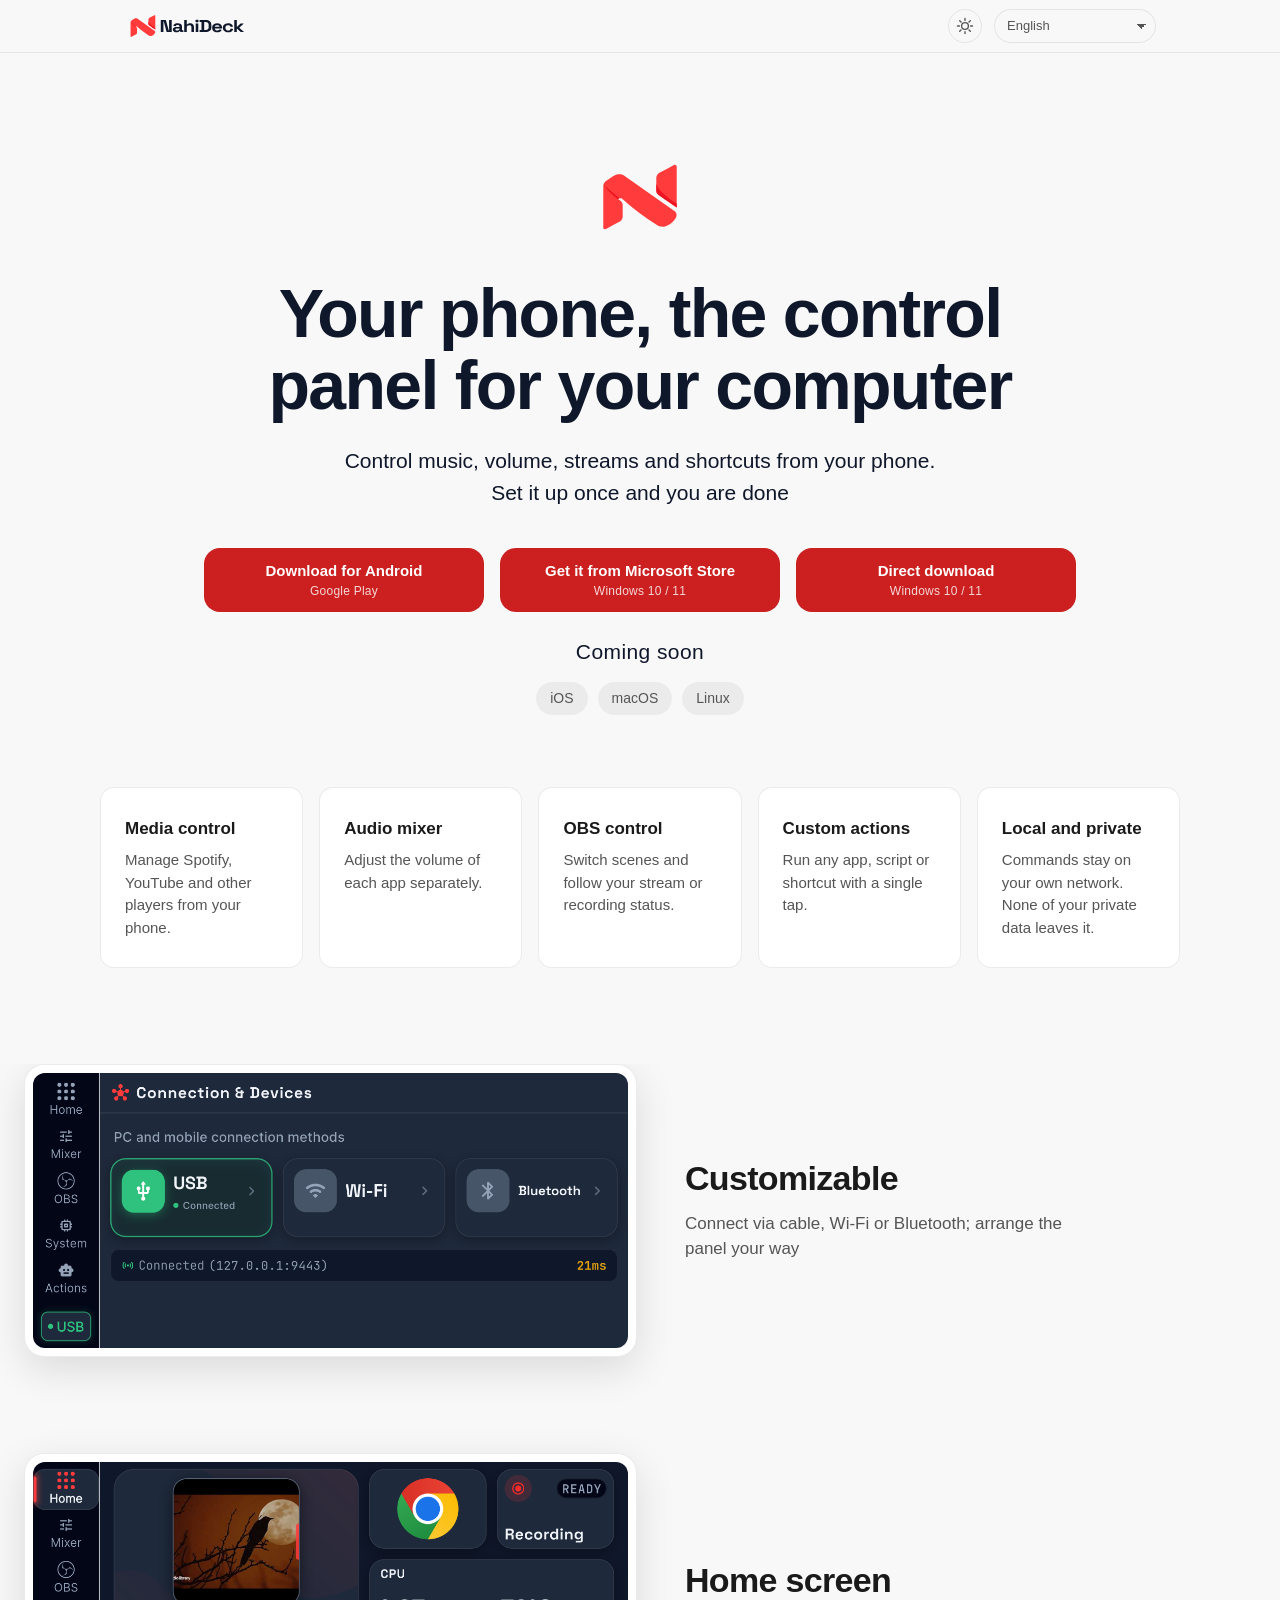
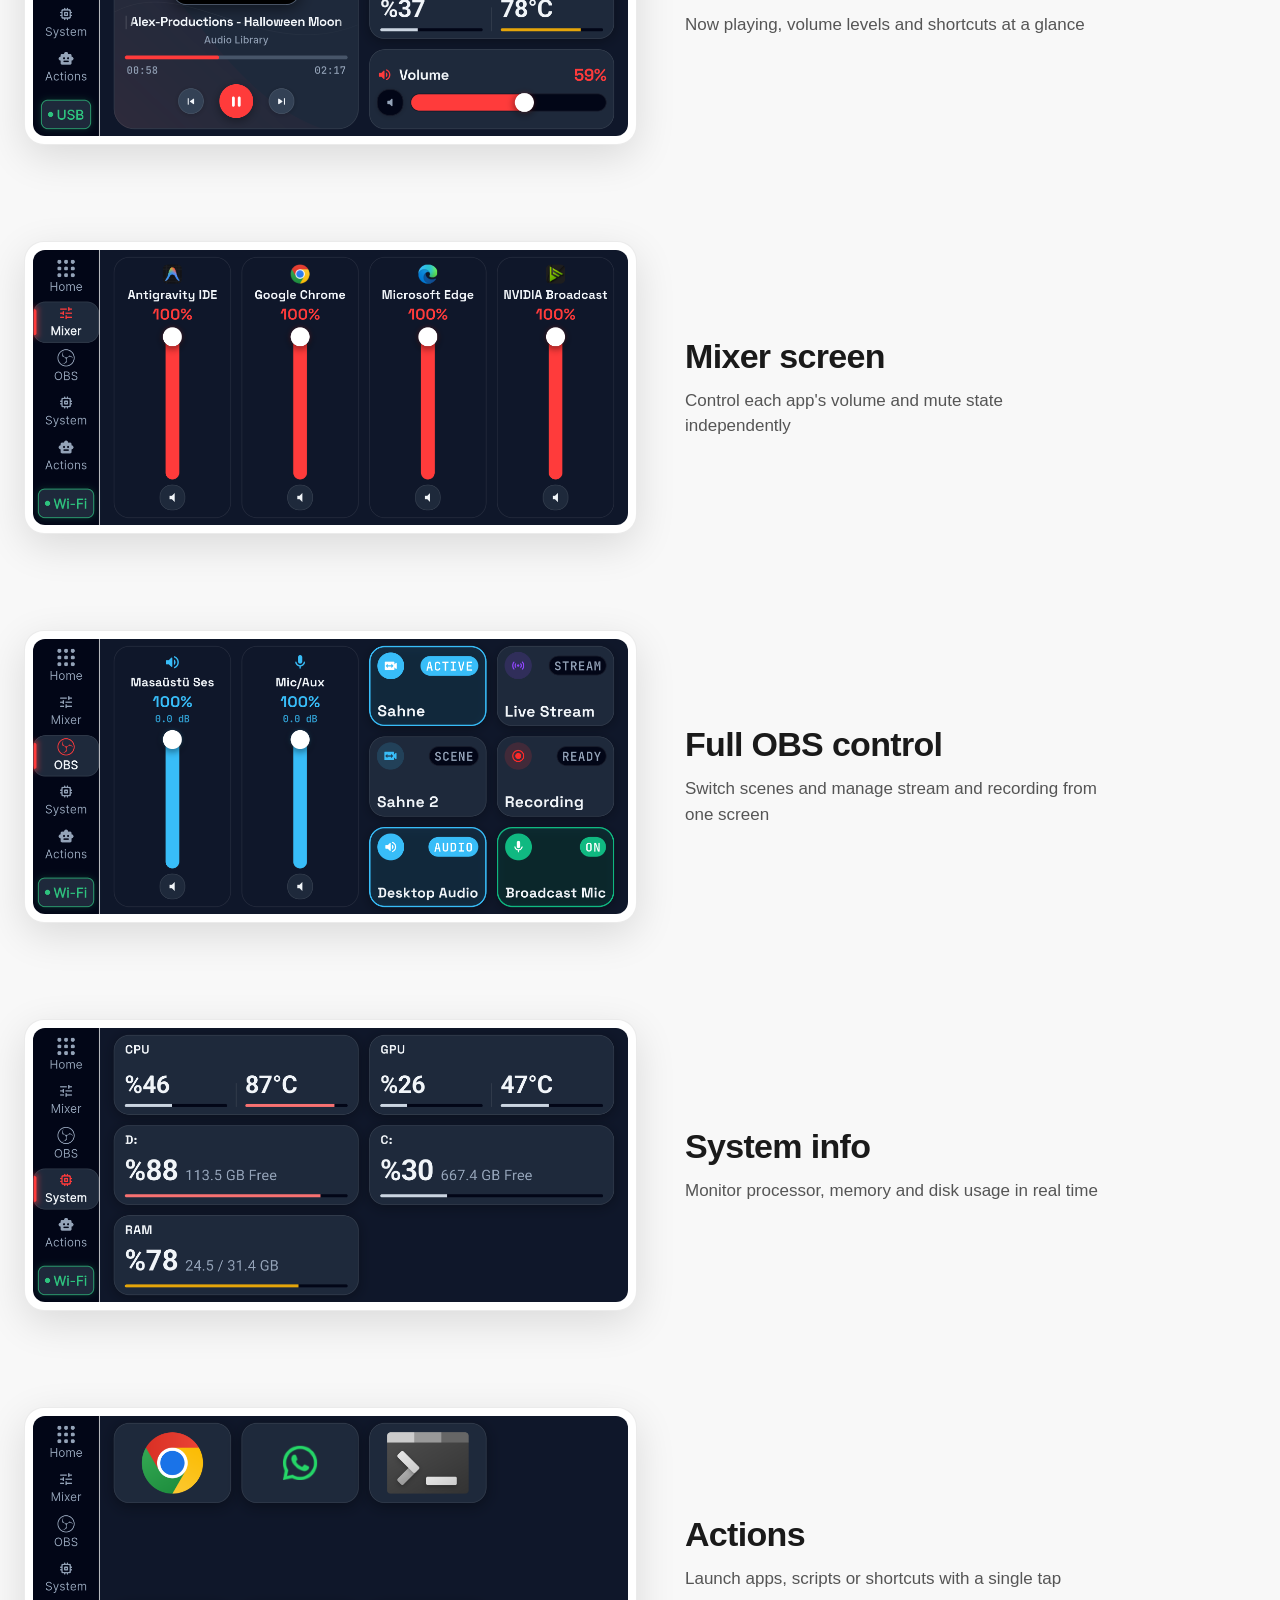
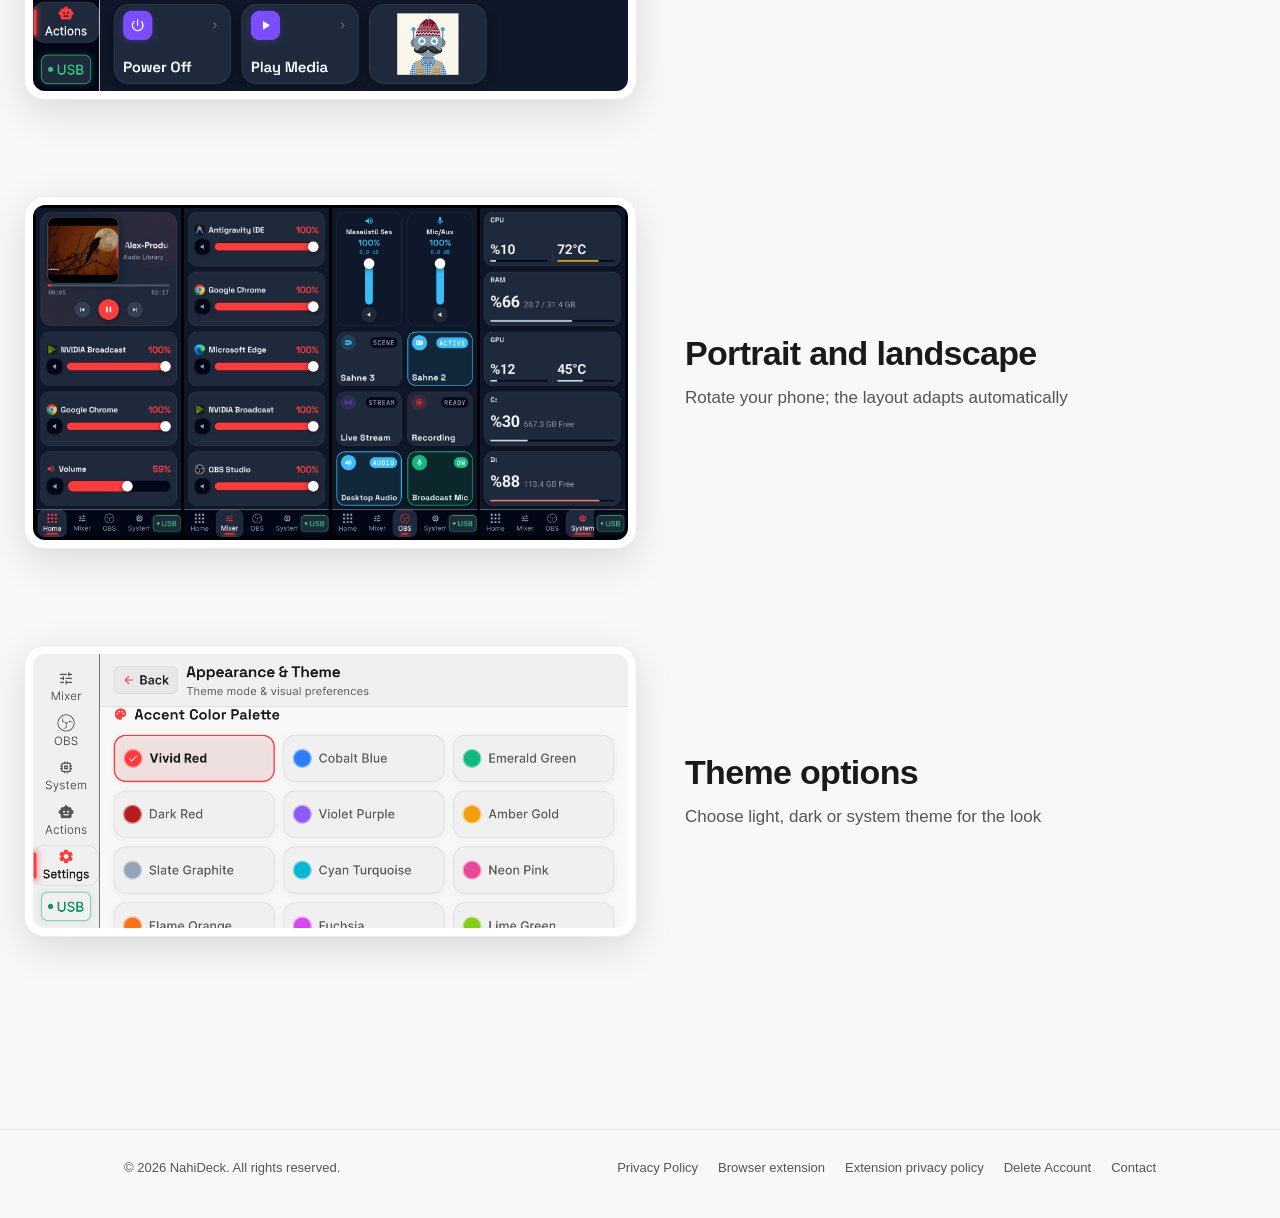
<file: index.html>
<!DOCTYPE html>
<html lang="en">
<head>
  <meta charset="UTF-8">
  <meta name="viewport" content="width=device-width, initial-scale=1.0">
  <title>NahiDeck</title>
  <meta name="description" content="NahiDeck: your phone becomes the control panel for your computer.">
  <meta name="color-scheme" content="light dark">
  <link rel="icon" type="image/png" href="favicon.png">
  <link rel="stylesheet" href="style.css">
</head>
<body>
  <header class="topbar">
    <div class="wrap">
      <a class="brand" href="index.html">
        <span class="logo-swap logo-full">
          <img class="on-light" src="assets/logo-full-lightbg.svg" alt="NahiDeck">
          <img class="on-dark" src="assets/logo-full-darkbg.svg" alt="NahiDeck">
        </span>
      </a>
      <nav class="nav">
        <button id="theme-toggle" class="theme-toggle" type="button" aria-label="Theme"></button>
        <select id="lang-select" class="lang" aria-label="Language"></select>
      </nav>
    </div>
  </header>

  <main>
    <section class="wrap hero">
      <div class="hero-logo">
        <img src="assets/app-logo-transparent.svg" alt="NahiDeck">
      </div>
      <h1 data-i18n="hero_title">Your phone, the control panel for your computer</h1>
      <p data-i18n="hero_sub">Control music, volume, streams and shortcuts from your phone. Set it up once and you are done</p>

      <div class="actions">
        <a id="download-android" class="btn" href="#" target="_blank" rel="noopener">
          <span class="btn-main" data-i18n="dl_android">Download for Android</span>
          <span class="btn-sub">Google Play</span>
        </a>
        <a id="download-store" class="btn" href="https://apps.microsoft.com/store/detail/9P1JVB6MV0V0?cid=DevShareMWAPCS" target="_blank" rel="noopener">
          <span class="btn-main" data-i18n="dl_store">Get it from Microsoft Store</span>
          <span class="btn-sub">Windows 10 / 11</span>
          <span class="btn-tag" id="download-store-tag" data-i18n="soon" hidden>Coming soon</span>
        </a>
        <a id="download-windows" class="btn" href="#" target="_blank" rel="noopener">
          <span class="btn-main" data-i18n="dl_direct">Direct download</span>
          <span class="btn-sub">Windows 10 / 11</span>
        </a>
      </div>

      <p class="soon">
        <span data-i18n="soon">Coming soon</span>
      </p>
      <div class="soon-list">
        <span>iOS</span>
        <span>macOS</span>
        <span>Linux</span>
      </div>
    </section>

    <section class="wrap features">
      <article class="feature">
        <h3 data-i18n="f1_t">Media control</h3>
        <p data-i18n="f1_d">Manage Spotify, YouTube and other players from your phone.</p>
      </article>
      <article class="feature">
        <h3 data-i18n="f2_t">Audio mixer</h3>
        <p data-i18n="f2_d">Adjust the volume of each app separately.</p>
      </article>
      <article class="feature">
        <h3 data-i18n="f3_t">OBS control</h3>
        <p data-i18n="f3_d">Switch scenes and follow your stream or recording status.</p>
      </article>
      <article class="feature">
        <h3 data-i18n="f5_t">Custom actions</h3>
        <p data-i18n="f5_d">Run any app, script or shortcut with a single tap.</p>
      </article>
      <article class="feature">
        <h3 data-i18n="f4_t">Local and private</h3>
        <p data-i18n="f4_d">Commands stay on your own network. None of your private data leaves it.</p>
      </article>
    </section>

    <section class="showcase">
      <div class="showcase-row">
        <div class="showcase-media" aria-hidden="true">
          <img src="assets/showcase-connection.png" width="2340" height="1080" alt="">
        </div>
        <div class="showcase-text">
          <h3 data-i18n="show1_t">Kişiselleştirilebilir</h3>
          <p data-i18n="show1_d">Kablo, kablosuz ağ veya Bluetooth ile bağlan; paneli kendine göre düzenle</p>
        </div>
      </div>
      <div class="showcase-row">
        <div class="showcase-media" aria-hidden="true">
          <img src="assets/showcase-main.png" width="2340" height="1080" alt="">
        </div>
        <div class="showcase-text">
          <h3 data-i18n="show2_t">Ana Ekran</h3>
          <p data-i18n="show2_d">Çalan medya, ses seviyeleri ve kısayollar tek bakışta</p>
        </div>
      </div>
      <div class="showcase-row">
        <div class="showcase-media" aria-hidden="true">
          <img src="assets/showcase-mixer.png" width="2340" height="1080" alt="">
        </div>
        <div class="showcase-text">
          <h3 data-i18n="show3_t">Mixer Ekranı</h3>
          <p data-i18n="show3_d">Her uygulamanın sesini ve sessiz durumunu bağımsız yönet</p>
        </div>
      </div>
      <div class="showcase-row">
        <div class="showcase-media" aria-hidden="true">
          <img src="assets/showcase-obs.png" width="2340" height="1080" alt="">
        </div>
        <div class="showcase-text">
          <h3 data-i18n="show4_t">Tüm OBS kontrolleri</h3>
          <p data-i18n="show4_d">Sahneleri değiştir, yayını ve kaydı tek ekrandan yönet</p>
        </div>
      </div>
      <div class="showcase-row">
        <div class="showcase-media" aria-hidden="true">
          <img src="assets/showcase-system.png" width="2340" height="1080" alt="">
        </div>
        <div class="showcase-text">
          <h3 data-i18n="show5_t">Sistem Bilgileri</h3>
          <p data-i18n="show5_d">İşlemci, bellek ve disk kullanımını anlık izle</p>
        </div>
      </div>
      <div class="showcase-row">
        <div class="showcase-media" aria-hidden="true">
          <img src="assets/showcase-actions.png" width="2340" height="1080" alt="">
        </div>
        <div class="showcase-text">
          <h3 data-i18n="show6_t">Aksiyonlar</h3>
          <p data-i18n="show6_d">Uygulama, betik veya kısayolu tek dokunuşla çalıştır</p>
        </div>
      </div>
      <div class="showcase-row">
        <div class="showcase-media" aria-hidden="true">
          <img src="assets/showcase-vertical.png" width="1920" height="1080" alt="">
        </div>
        <div class="showcase-text">
          <h3 data-i18n="show7_t">Yatay dikey mod</h3>
          <p data-i18n="show7_d">Telefonu çevir; düzen otomatik olarak uyum sağlar</p>
        </div>
      </div>
      <div class="showcase-row">
        <div class="showcase-media" aria-hidden="true">
          <img src="assets/showcase-theme.png" width="2340" height="1080" alt="">
        </div>
        <div class="showcase-text">
          <h3 data-i18n="show8_t">Farklı Tema Seçenekleri</h3>
          <p data-i18n="show8_d">Açık, koyu veya sistem temasıyla görünümü seç</p>
        </div>
      </div>
    </section>
  </main>

  <footer class="footer">
    <div class="wrap">
      <div>&copy; 2026 NahiDeck. <span data-i18n="rights">All rights reserved.</span></div>
      <nav>
        <a href="privacy.html" data-i18n="privacy">Privacy Policy</a>
        <a href="extension-links.html" data-i18n="ext_links">Browser extension</a>
        <a href="extension-privacy.html" data-i18n="privacy_ext">Extension Privacy Policy</a>
        <a href="delete-account.html" data-i18n="delete">Delete Account</a>
        <a href="mailto:nahideck-support@googlegroups.com" data-i18n="contact">Contact</a>
      </nav>
    </div>
  </footer>

  <script src="i18n.js"></script>
  <script src="site.js"></script>
</body>
</html>
</file>
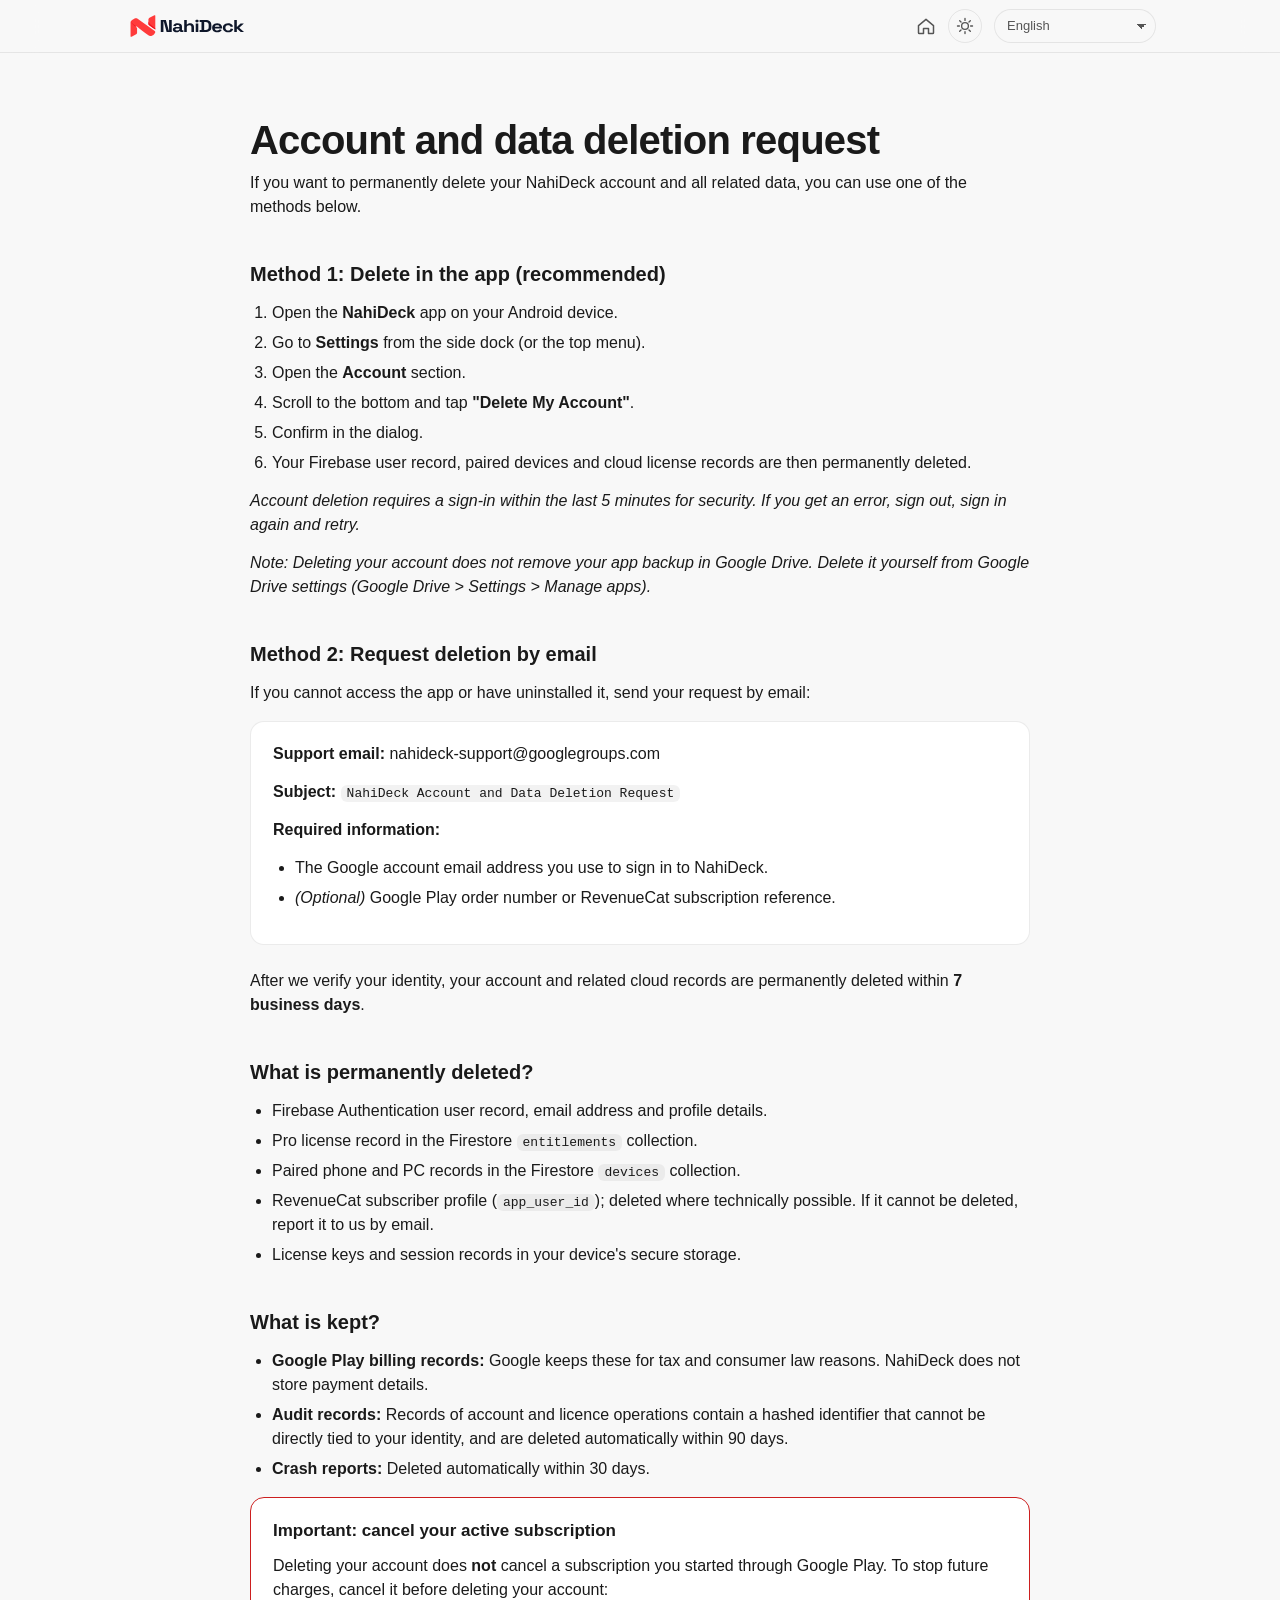
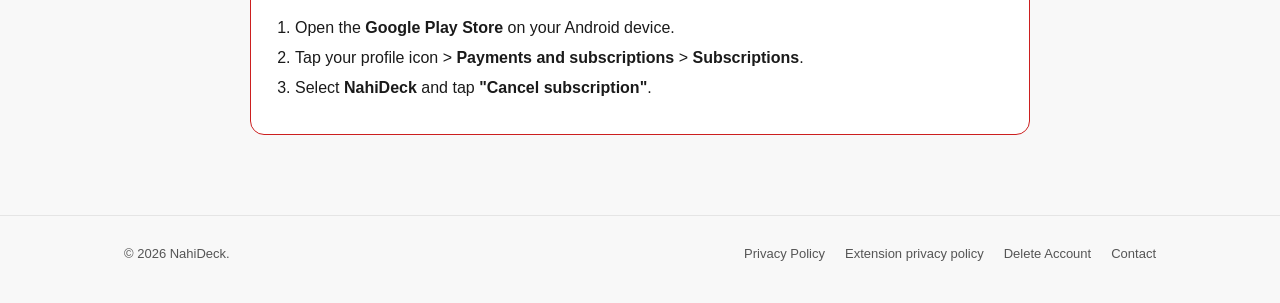
<file: delete-account-en.html>
<!DOCTYPE html>
<html lang="en">
<head>
  <meta charset="UTF-8">
  <meta http-equiv="refresh" content="0; url=delete-account.html">
  <title>NahiDeck — Account and Data Deletion</title>
  <script>
    try { localStorage.setItem("nahideck_site_lang", "en"); } catch (e) {}
    location.replace("delete-account.html");
  </script>
</head>
<body>
  <a href="delete-account.html">Delete Account</a>
</body>
</html>
</file>
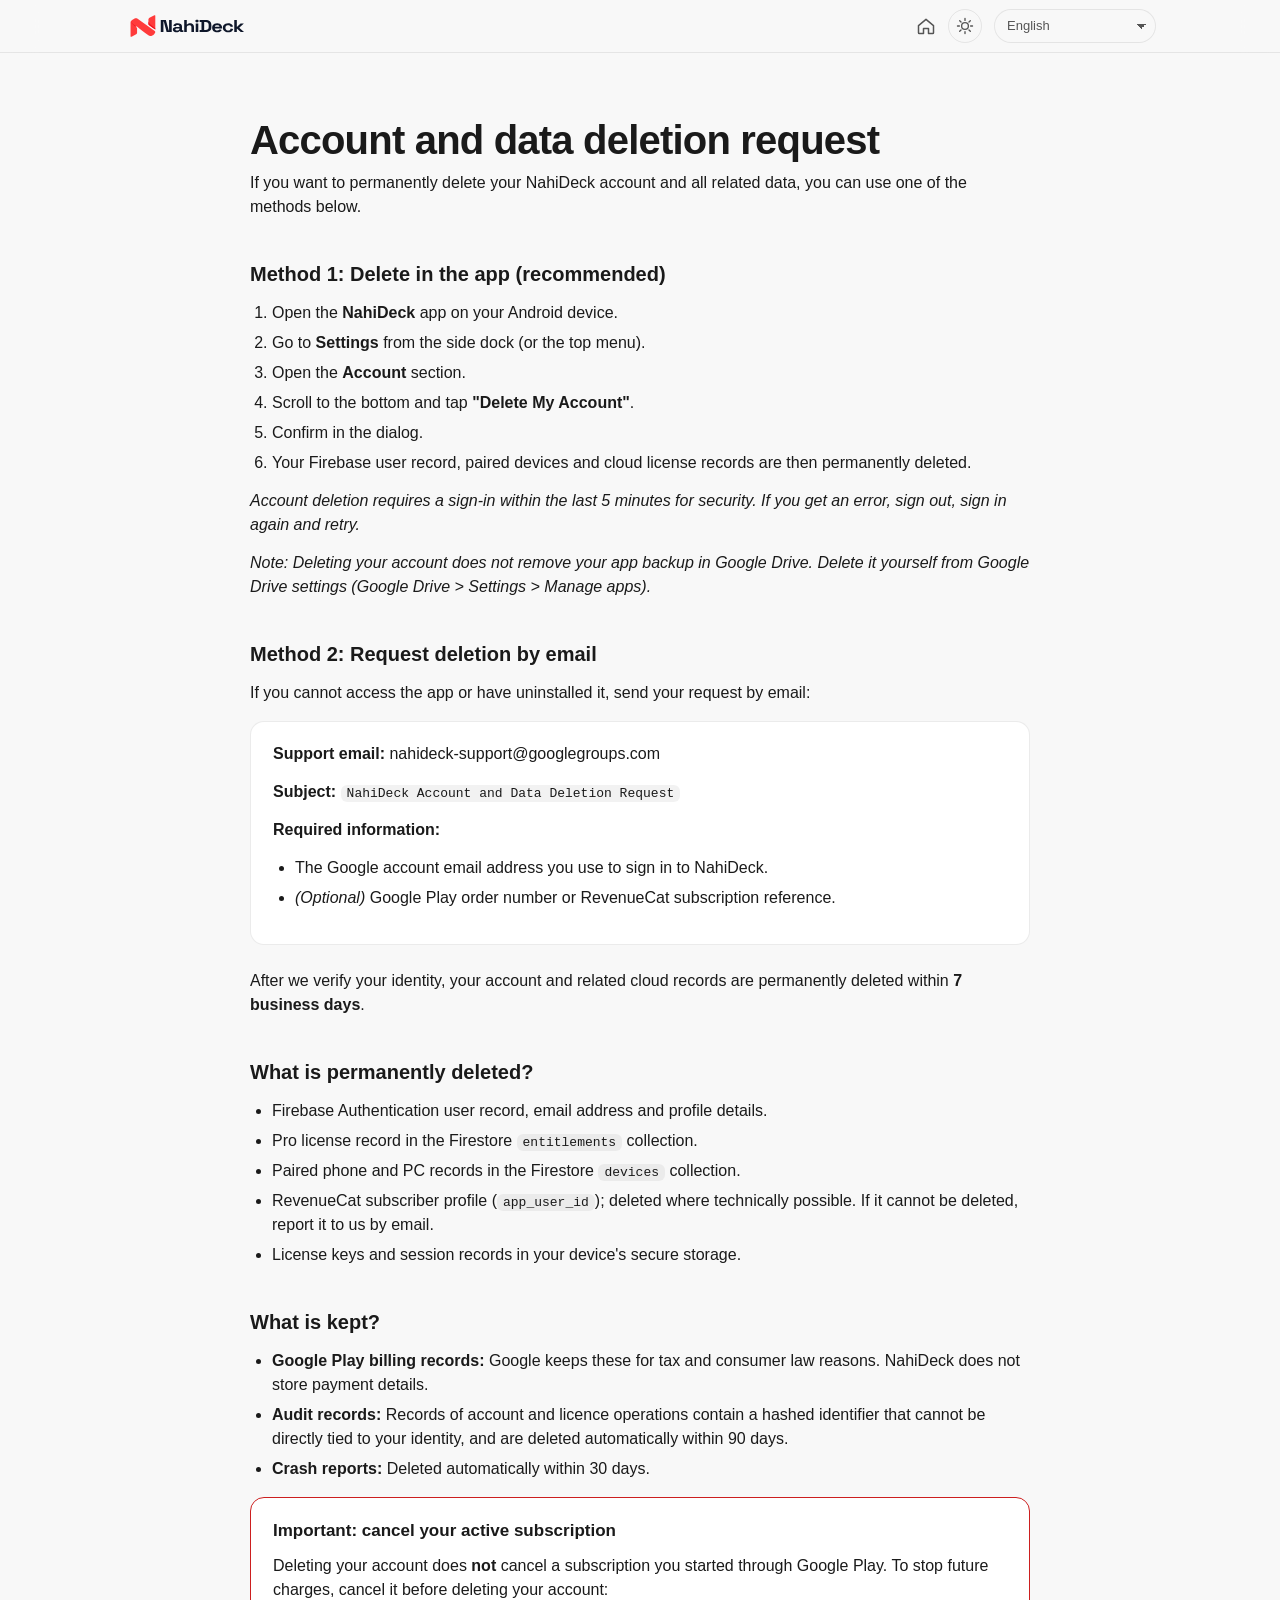
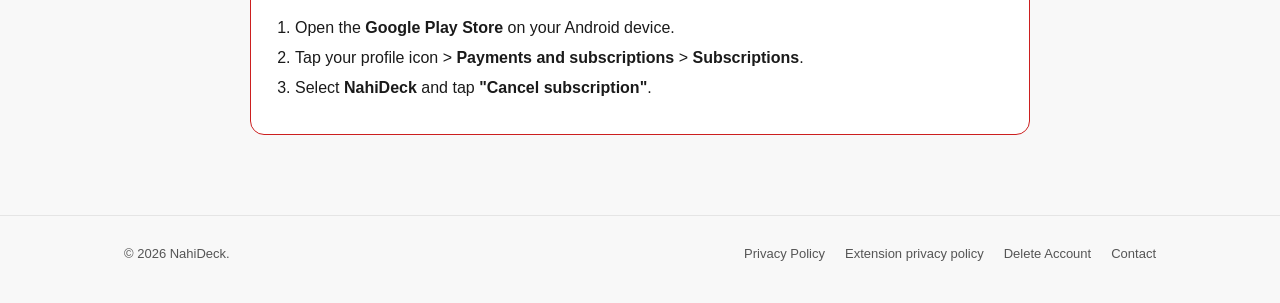
<file: delete-account.html>
<!DOCTYPE html>
<html lang="en">
<head>
  <meta charset="UTF-8">
  <meta name="viewport" content="width=device-width, initial-scale=1.0">
  <title>NahiDeck — Account and Data Deletion</title>
  <meta name="description" content="How to permanently delete your NahiDeck account and related data.">
  <meta name="color-scheme" content="light dark">
  <link rel="icon" type="image/png" href="favicon.png">
  <link rel="stylesheet" href="style.css">
</head>
<body data-legal="delete">
  <header class="topbar">
    <div class="wrap">
      <a class="brand" href="index.html">
        <span class="logo-swap logo-full">
          <img class="on-light" src="assets/logo-full-lightbg.svg" alt="NahiDeck">
          <img class="on-dark" src="assets/logo-full-darkbg.svg" alt="NahiDeck">
        </span>
      </a>
      <nav class="nav">
        <a class="home-link" href="index.html" aria-label="Home">
          <svg viewBox="0 0 24 24" width="20" height="20" aria-hidden="true"><path d="M3 11.5 12 4l9 7.5V20a1 1 0 0 1-1 1h-5v-6H9v6H4a1 1 0 0 1-1-1v-8.5z" fill="none" stroke="currentColor" stroke-width="1.8" stroke-linejoin="round"/></svg>
        </a>
        <button id="theme-toggle" class="theme-toggle" type="button" aria-label="Theme"></button>
        <select id="lang-select" class="lang" aria-label="Language"></select>
      </nav>
    </div>
  </header>

  <main class="wrap legal" id="legal"></main>

  <footer class="footer">
    <div class="wrap">
      <div>&copy; 2026 NahiDeck.</div>
      <nav>
        <a href="privacy.html" data-i18n="privacy">Privacy Policy</a>
        <a href="extension-privacy.html" data-i18n="privacy_ext">Extension Privacy Policy</a>
        <a href="delete-account.html" data-i18n="delete">Delete Account</a>
        <a href="mailto:nahideck-support@googlegroups.com" data-i18n="contact">Contact</a>
      </nav>
    </div>
  </footer>

  <script src="i18n.js"></script>
  <script src="legal.js"></script>
  <script src="site.js"></script>
</body>
</html>
</file>
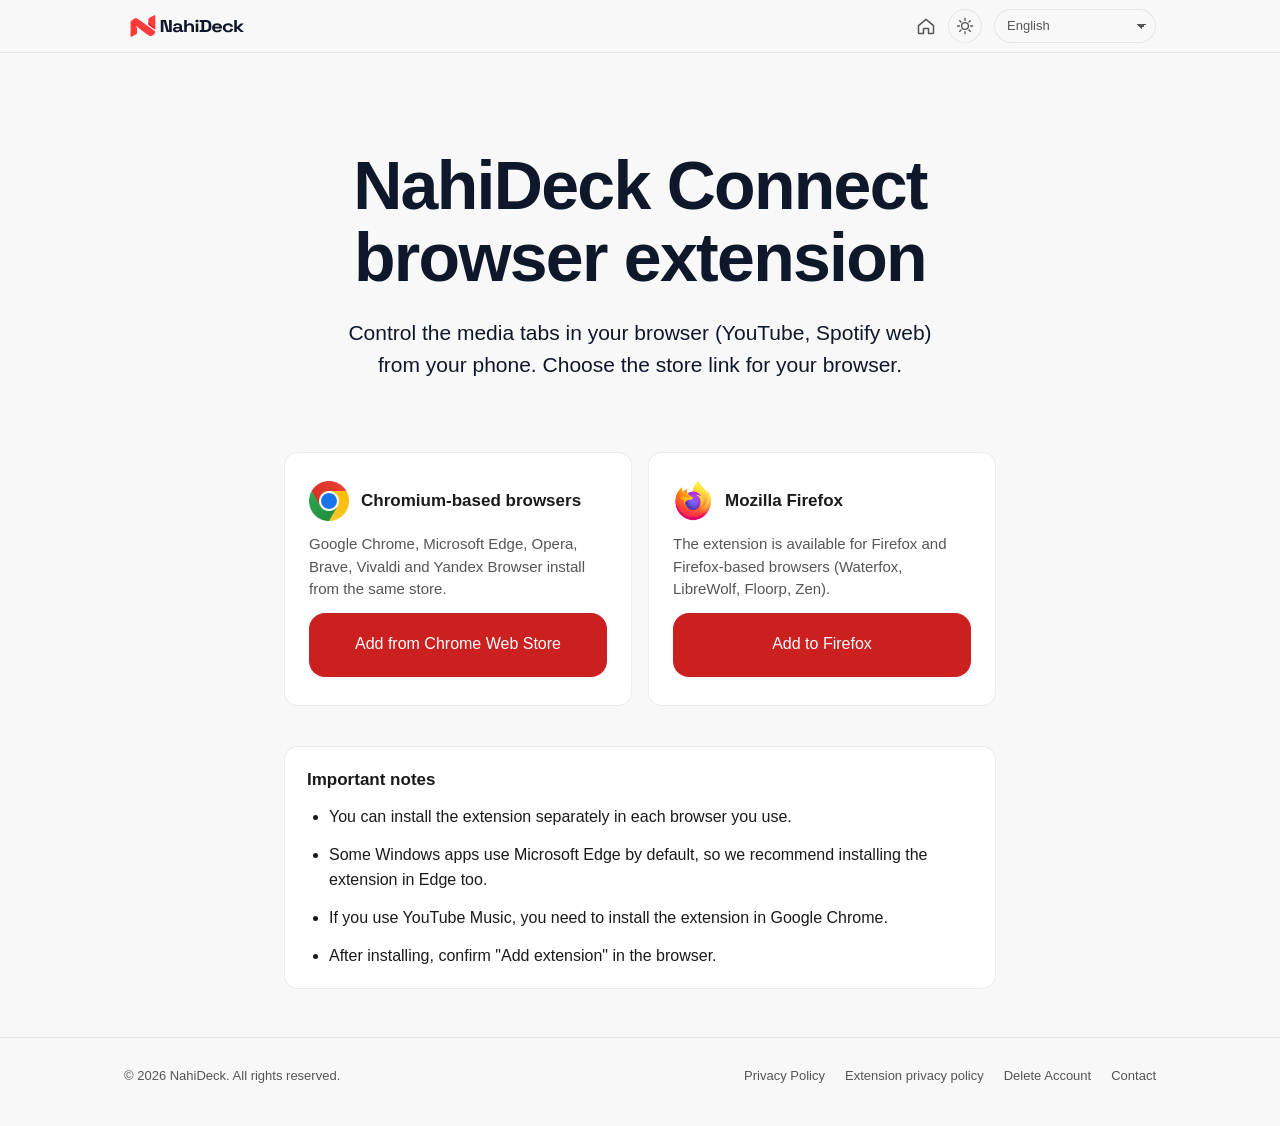
<file: extension-links.html>
<!DOCTYPE html>
<html lang="en">
<head>
  <meta charset="UTF-8">
  <meta name="viewport" content="width=device-width, initial-scale=1.0">
  <title>NahiDeck</title>
  <meta name="description" content="NahiDeck Connect browser extension: Chromium-based browsers and Firefox.">
  <meta name="color-scheme" content="light dark">
  <link rel="icon" type="image/png" href="favicon.png">
  <link rel="stylesheet" href="style.css">
</head>
<body data-page="extension-links">
  <header class="topbar">
    <div class="wrap">
      <a class="brand" href="index.html">
        <span class="logo-swap logo-full">
          <img class="on-light" src="assets/logo-full-lightbg.svg" alt="NahiDeck">
          <img class="on-dark" src="assets/logo-full-darkbg.svg" alt="NahiDeck">
        </span>
      </a>
      <nav class="nav">
        <a class="home-link" href="index.html" aria-label="Home">
          <svg viewBox="0 0 24 24" width="20" height="20" aria-hidden="true"><path d="M3 11.5 12 4l9 7.5V20a1 1 0 0 1-1 1h-5v-6H9v6H4a1 1 0 0 1-1-1v-8.5z" fill="none" stroke="currentColor" stroke-width="1.8" stroke-linejoin="round"/></svg>
        </a>
        <button id="theme-toggle" class="theme-toggle" type="button" aria-label="Theme"></button>
        <select id="lang-select" class="lang" aria-label="Language"></select>
      </nav>
    </div>
  </header>

  <main>
    <section class="wrap hero">
      <h1 data-i18n="ext_hero_title">NahiDeck Connect browser extension</h1>
      <p data-i18n="ext_hero_sub">Control the media tabs in your browser (YouTube, Spotify web) from your phone. Choose the store link for your browser.</p>
    </section>

    <section class="wrap ext-split" aria-label="Browsers">
      <article class="ext-card">
        <div class="ext-head">
          <img class="ext-icon" src="assets/chrome-logo.webp" alt="" aria-hidden="true">
          <h3 data-i18n="ext_chromium_title">Chromium-based browsers</h3>
        </div>
        <p data-i18n="ext_chromium_desc">Google Chrome, Microsoft Edge, Opera, Brave, Vivaldi and Yandex Browser install from the same store.</p>
        <a class="btn btn-primary" href="https://chromewebstore.google.com/detail/nahideck-connect/nmmbmnggepnogpdpbocjafmapkhlijhb" target="_blank" rel="noopener" data-i18n="ext_chromium_btn">Add from Chrome Web Store</a>
      </article>

      <article class="ext-card">
        <div class="ext-head">
          <img class="ext-icon" src="assets/firefox-logo.png" alt="" aria-hidden="true">
          <h3 data-i18n="ext_firefox_title">Mozilla Firefox</h3>
        </div>
        <p data-i18n="ext_firefox_desc">The extension for Firefox and Firefox-based browsers (Waterfox, LibreWolf, Floorp, Zen) will be listed here once published.</p>
        <a class="btn btn-primary" href="https://addons.mozilla.org/firefox/addon/nahideck-connect/" target="_blank" rel="noopener" data-i18n="ext_firefox_btn">Add to Firefox</a>
      </article>
    </section>

    <section class="wrap ext-notes">
      <div class="card">
        <h3 data-i18n="ext_notes_title">Important notes</h3>
        <ul>
          <li data-i18n="ext_note_1">You can install the extension separately in each browser you use.</li>
          <li data-i18n="ext_note_2">Some Windows apps use Microsoft Edge by default, so we recommend installing the extension in Edge too.</li>
          <li data-i18n="ext_note_3">If you use YouTube Music, you need to install the extension in Google Chrome.</li>
          <li data-i18n="ext_note_4">After installing, confirm "Add extension" in the browser.</li>
        </ul>
      </div>
    </section>
  </main>

  <footer class="footer">
    <div class="wrap">
      <div>&copy; 2026 NahiDeck. <span data-i18n="rights">All rights reserved.</span></div>
      <nav>
        <a href="privacy.html" data-i18n="privacy">Privacy Policy</a>
        <a href="extension-privacy.html" data-i18n="privacy_ext">Extension Privacy Policy</a>
        <a href="delete-account.html" data-i18n="delete">Delete Account</a>
        <a href="mailto:nahideck-support@googlegroups.com" data-i18n="contact">Contact</a>
      </nav>
    </div>
  </footer>

  <script src="i18n.js"></script>
  <script src="site.js"></script>
</body>
</html>
</file>
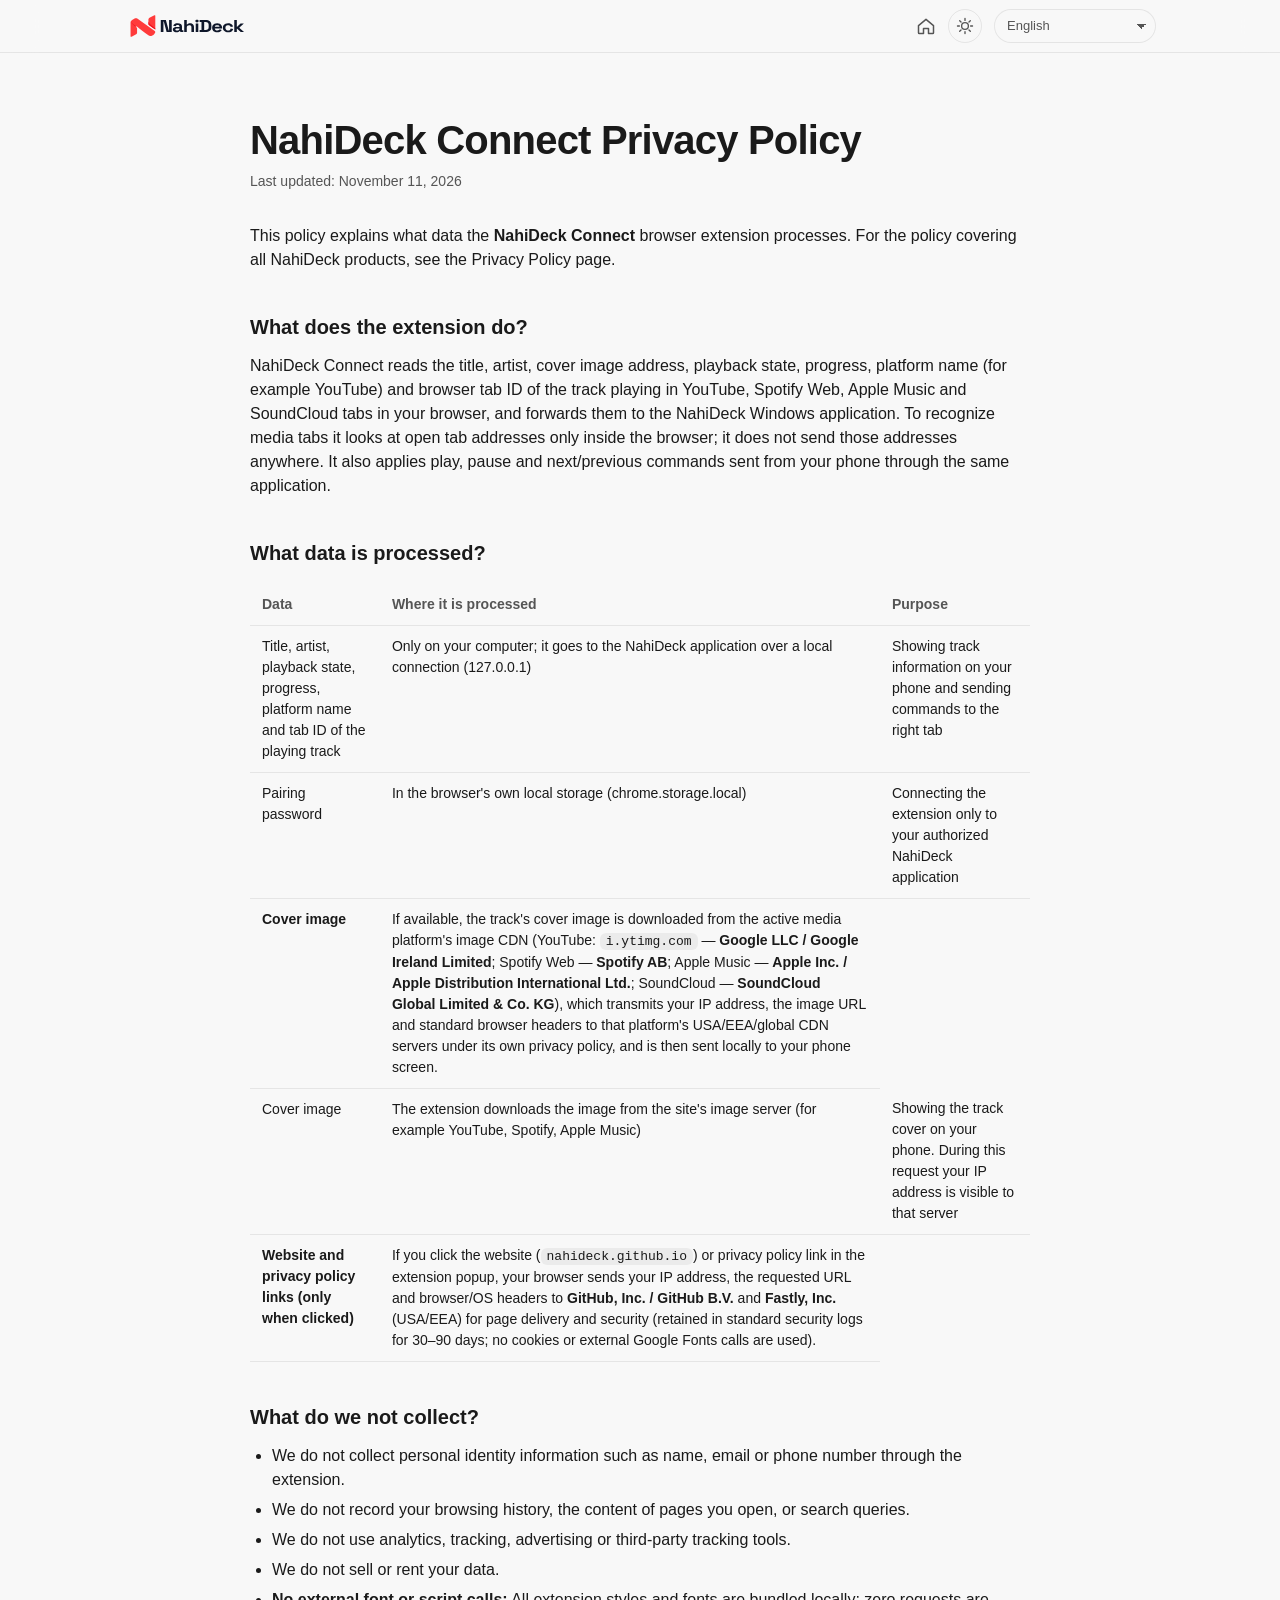
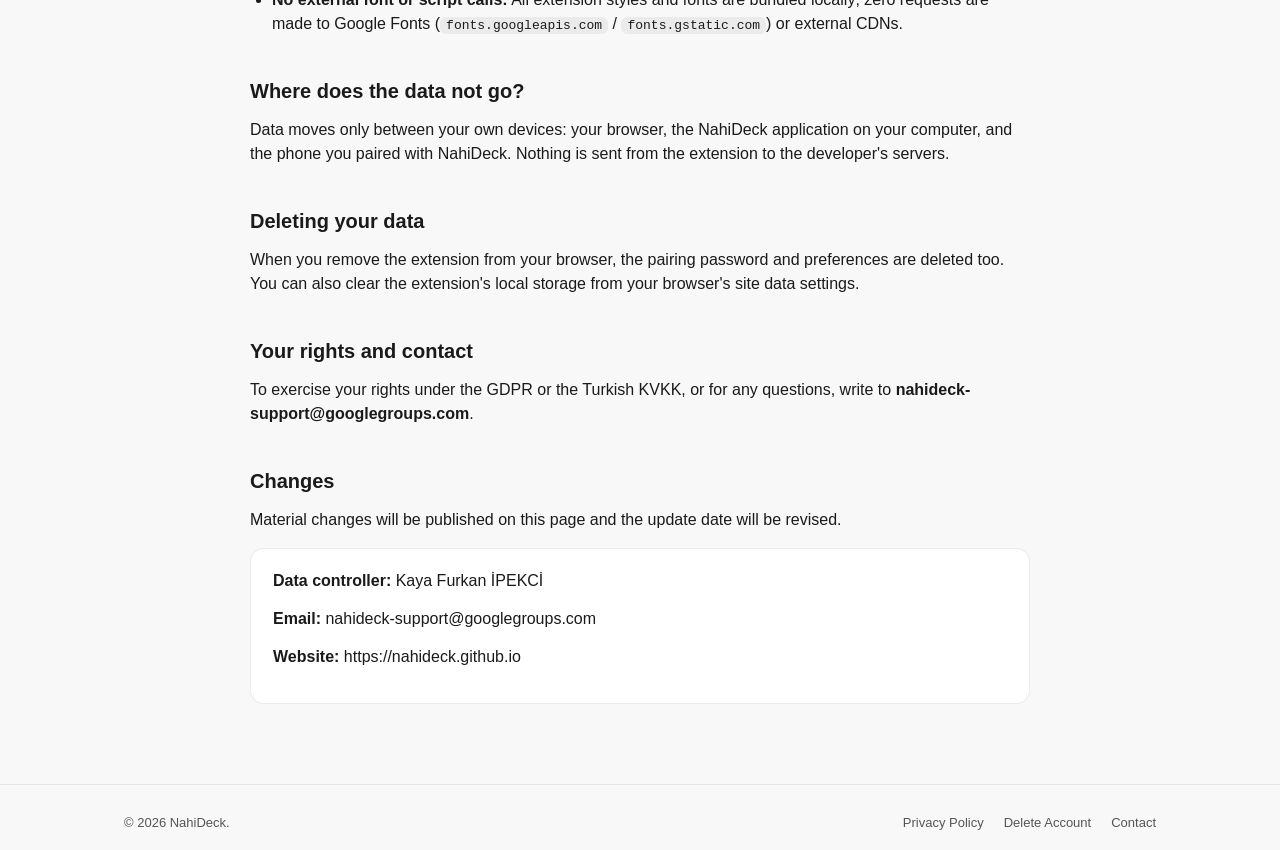
<file: extension-privacy.html>
<!DOCTYPE html>
<html lang="en">
<head>
  <meta charset="UTF-8">
  <meta name="viewport" content="width=device-width, initial-scale=1.0">
  <title>NahiDeck Connect — Privacy Policy</title>
  <meta name="description" content="Privacy policy for the NahiDeck Connect browser extension.">
  <meta name="color-scheme" content="light dark">
  <link rel="icon" type="image/png" href="favicon.png">
  <link rel="stylesheet" href="style.css">
</head>
<body data-legal="extension">
  <header class="topbar">
    <div class="wrap">
      <a class="brand" href="index.html">
        <span class="logo-swap logo-full">
          <img class="on-light" src="assets/logo-full-lightbg.svg" alt="NahiDeck">
          <img class="on-dark" src="assets/logo-full-darkbg.svg" alt="NahiDeck">
        </span>
      </a>
      <nav class="nav">
        <a class="home-link" href="index.html" aria-label="Home">
          <svg viewBox="0 0 24 24" width="20" height="20" aria-hidden="true"><path d="M3 11.5 12 4l9 7.5V20a1 1 0 0 1-1 1h-5v-6H9v6H4a1 1 0 0 1-1-1v-8.5z" fill="none" stroke="currentColor" stroke-width="1.8" stroke-linejoin="round"/></svg>
        </a>
        <button id="theme-toggle" class="theme-toggle" type="button" aria-label="Theme"></button>
        <select id="lang-select" class="lang" aria-label="Language"></select>
      </nav>
    </div>
  </header>

  <main class="wrap legal" id="legal"></main>

  <footer class="footer">
    <div class="wrap">
      <div>&copy; 2026 NahiDeck.</div>
      <nav>
        <a href="privacy.html" data-i18n="privacy">Privacy Policy</a>
        <a href="delete-account.html" data-i18n="delete">Delete Account</a>
        <a href="mailto:nahideck-support@googlegroups.com" data-i18n="contact">Contact</a>
      </nav>
    </div>
  </footer>

  <script src="i18n.js"></script>
  <script src="legal.js"></script>
  <script src="legal-extension.js"></script>
  <script src="site.js"></script>
</body>
</html>
</file>
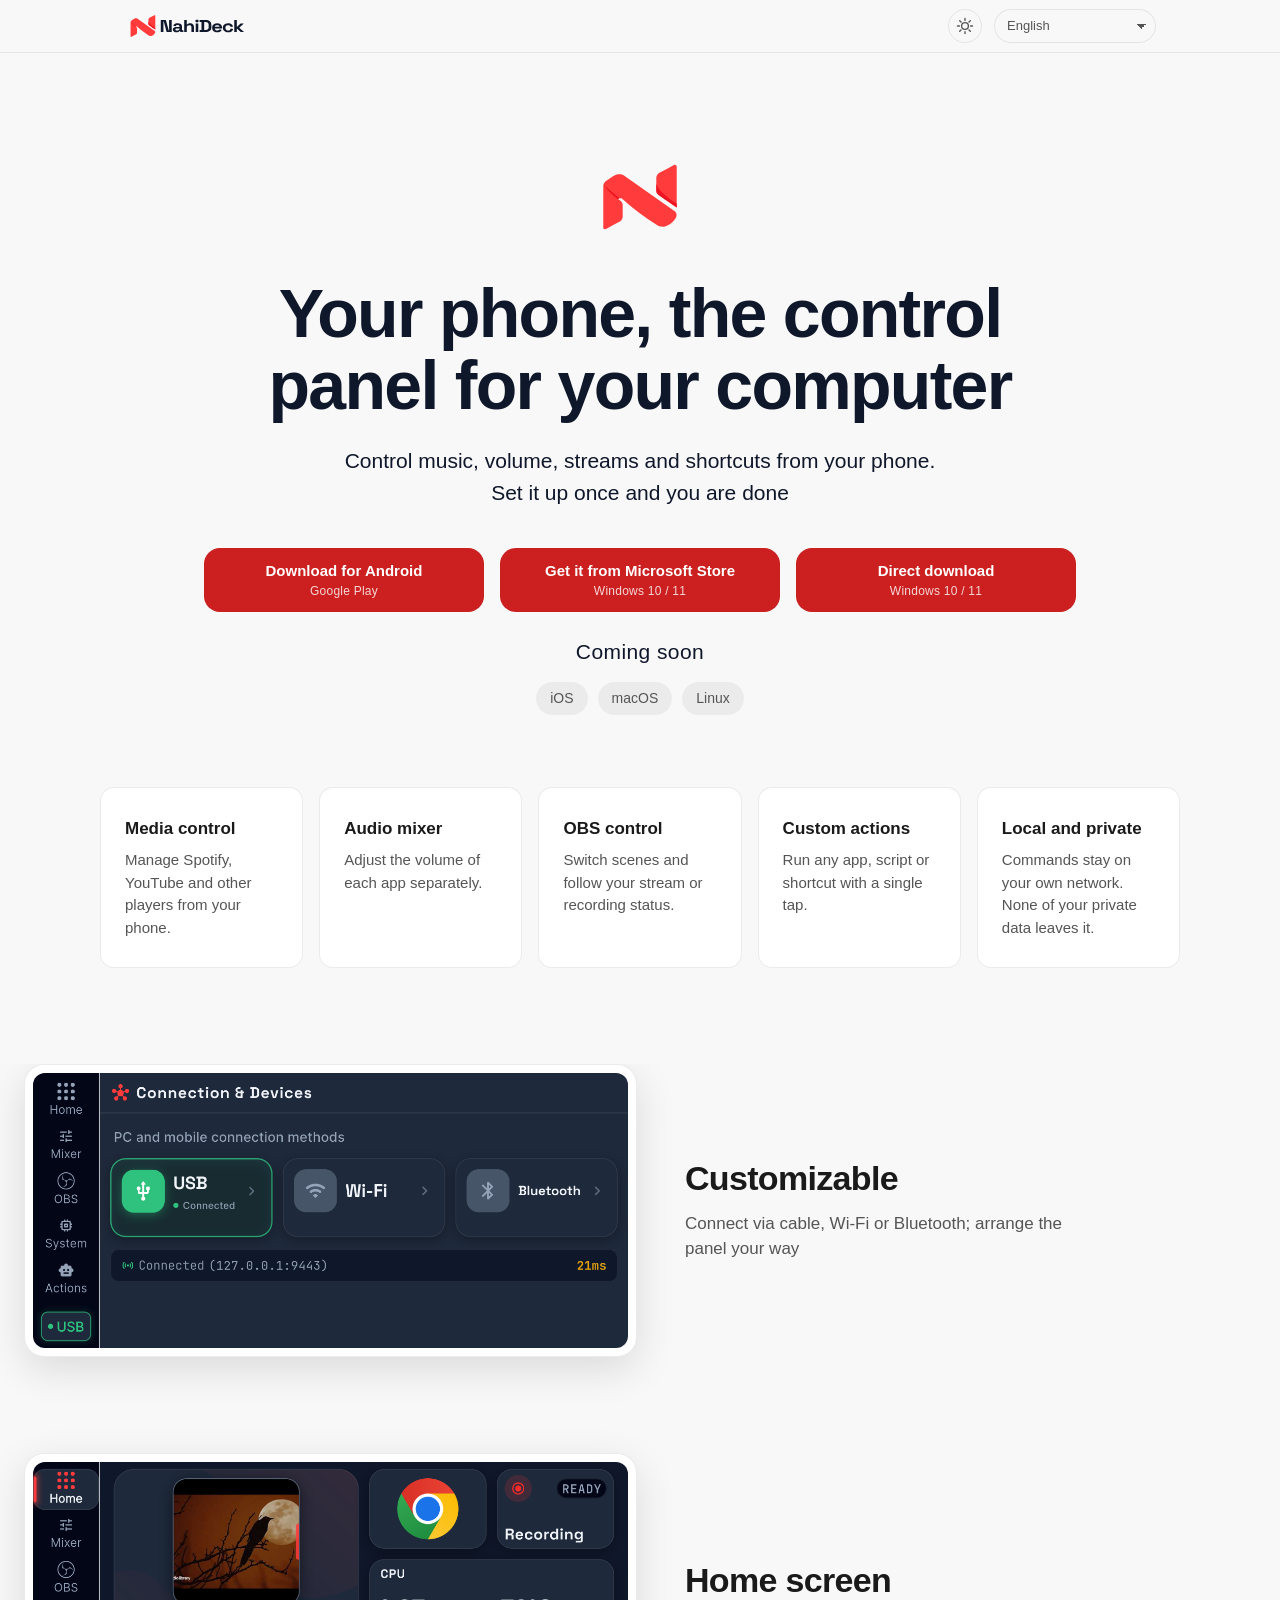
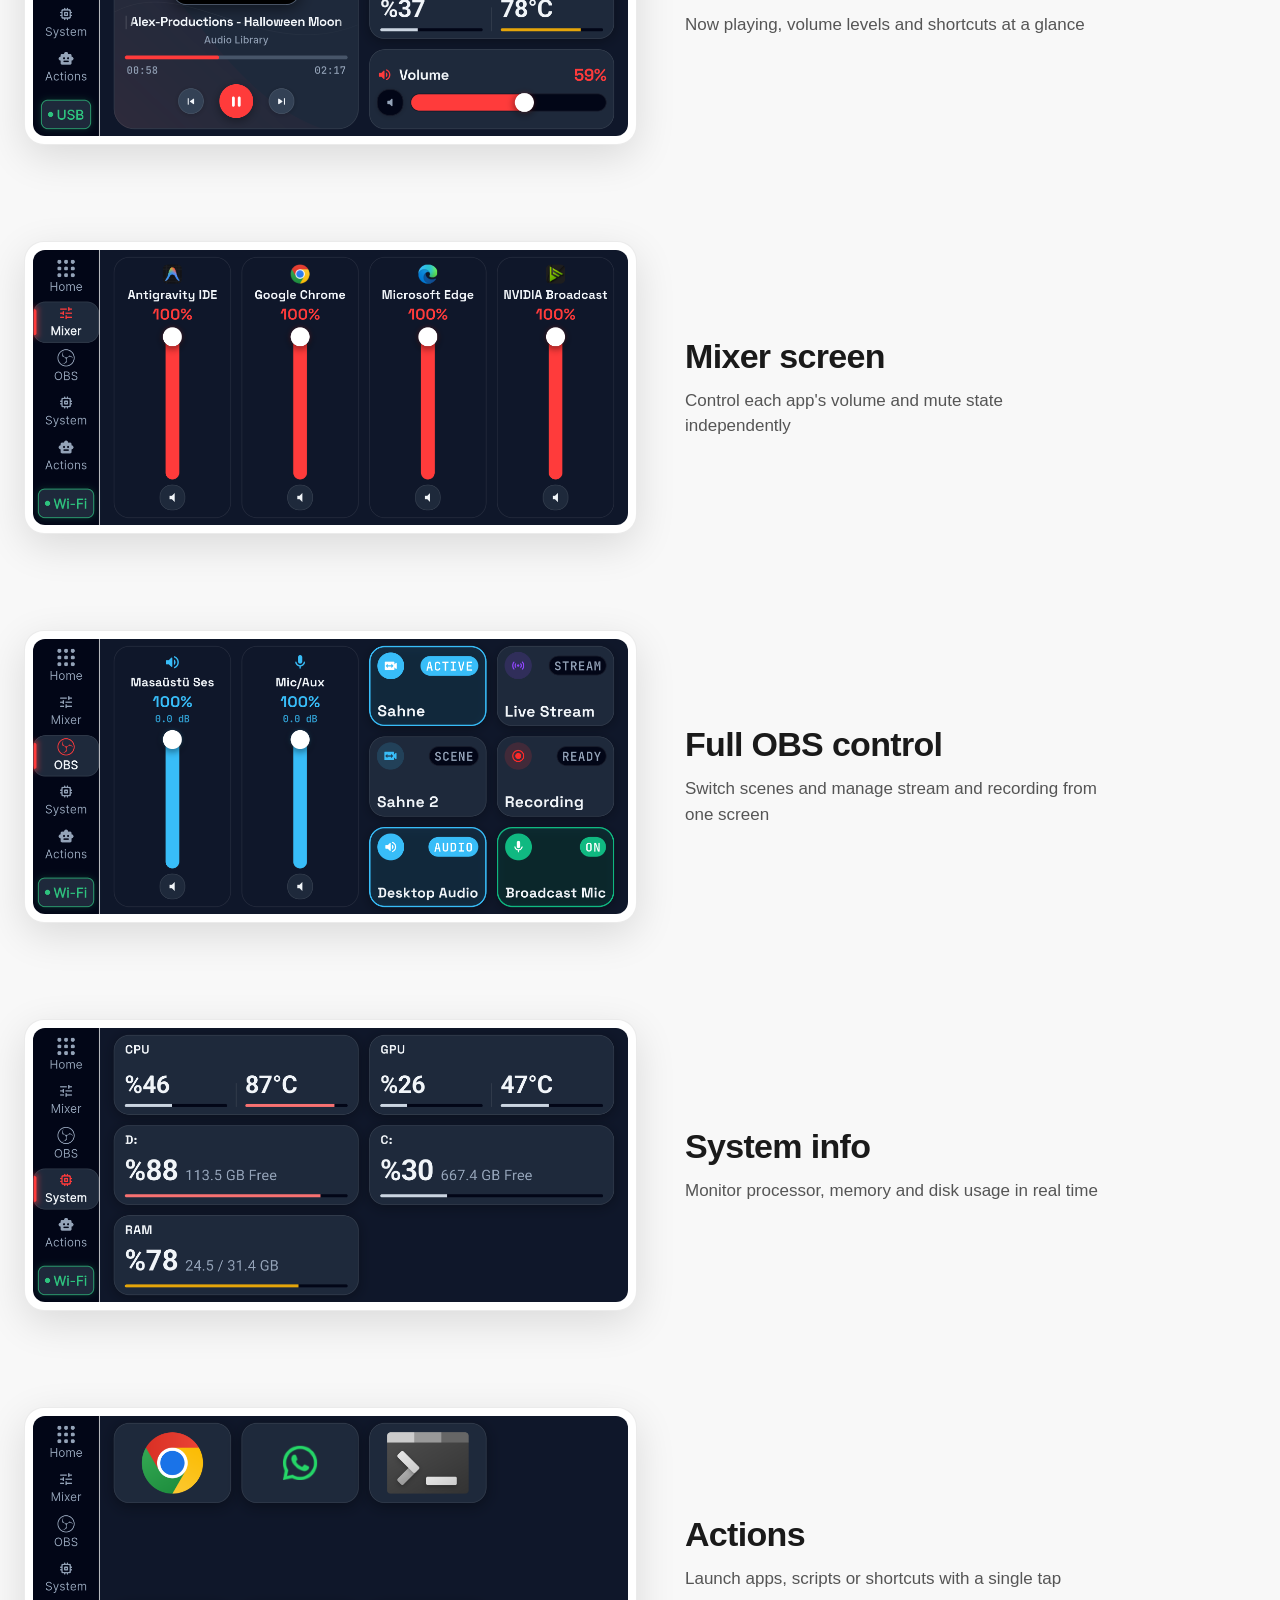
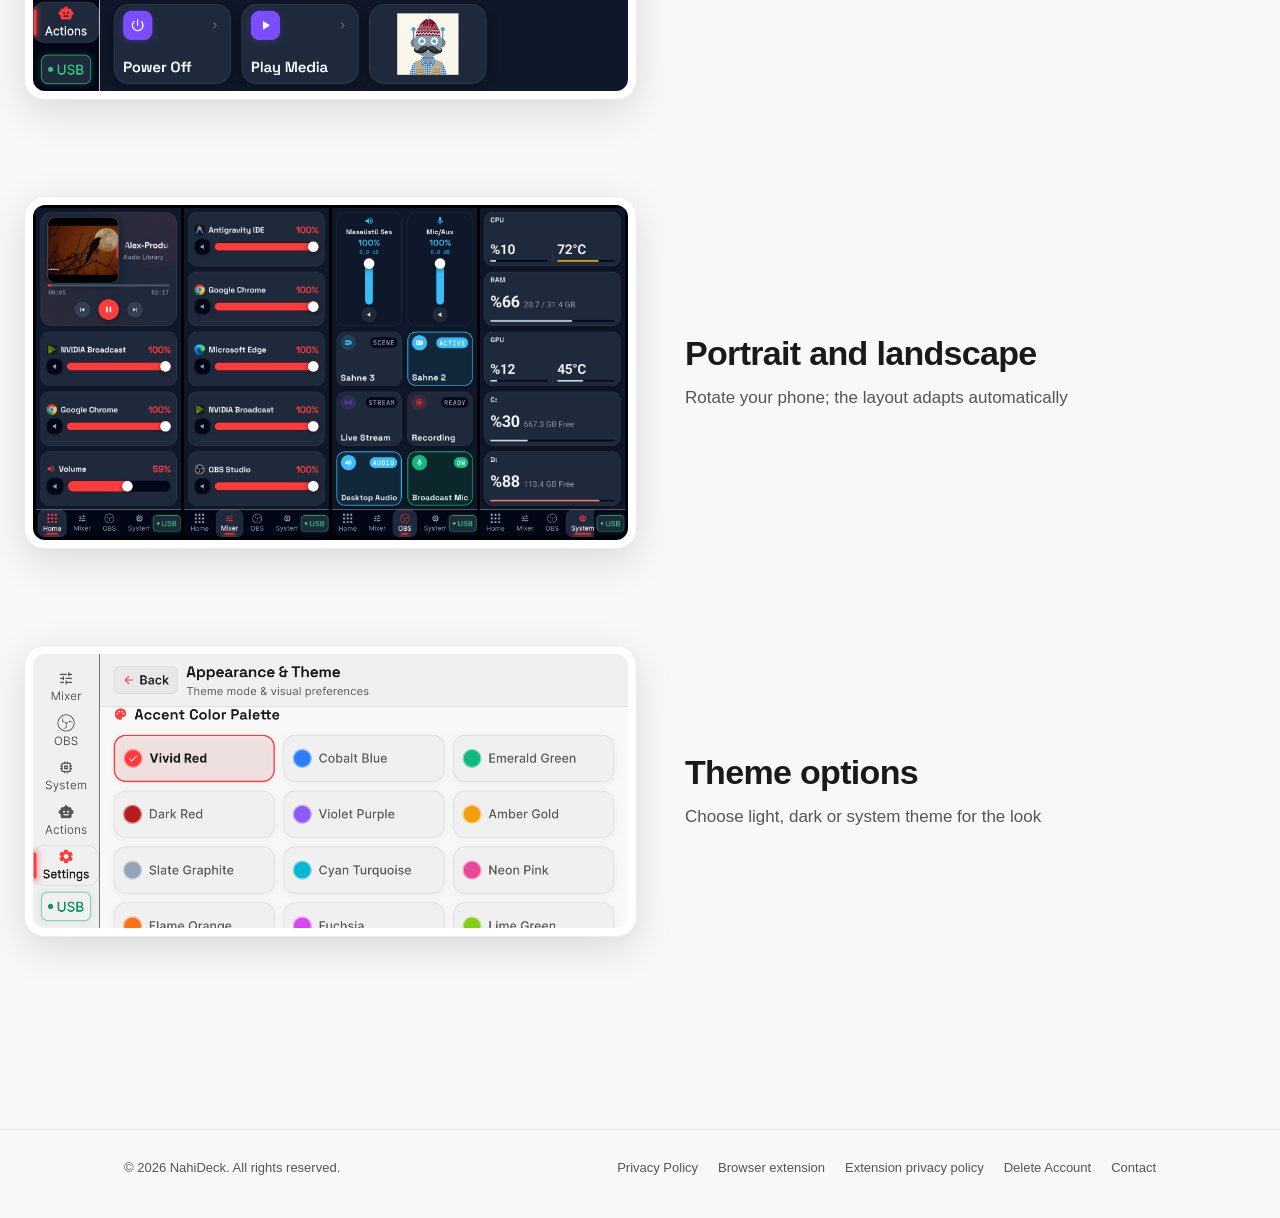
<file: index-en.html>
<!DOCTYPE html>
<html lang="en">
<head>
  <meta charset="UTF-8">
  <meta http-equiv="refresh" content="0; url=index.html">
  <title>NahiDeck</title>
  <script>
    try { localStorage.setItem("nahideck_site_lang", "en"); } catch (e) {}
    location.replace("index.html");
  </script>
</head>
<body>
  <a href="index.html">NahiDeck</a>
</body>
</html>
</file>
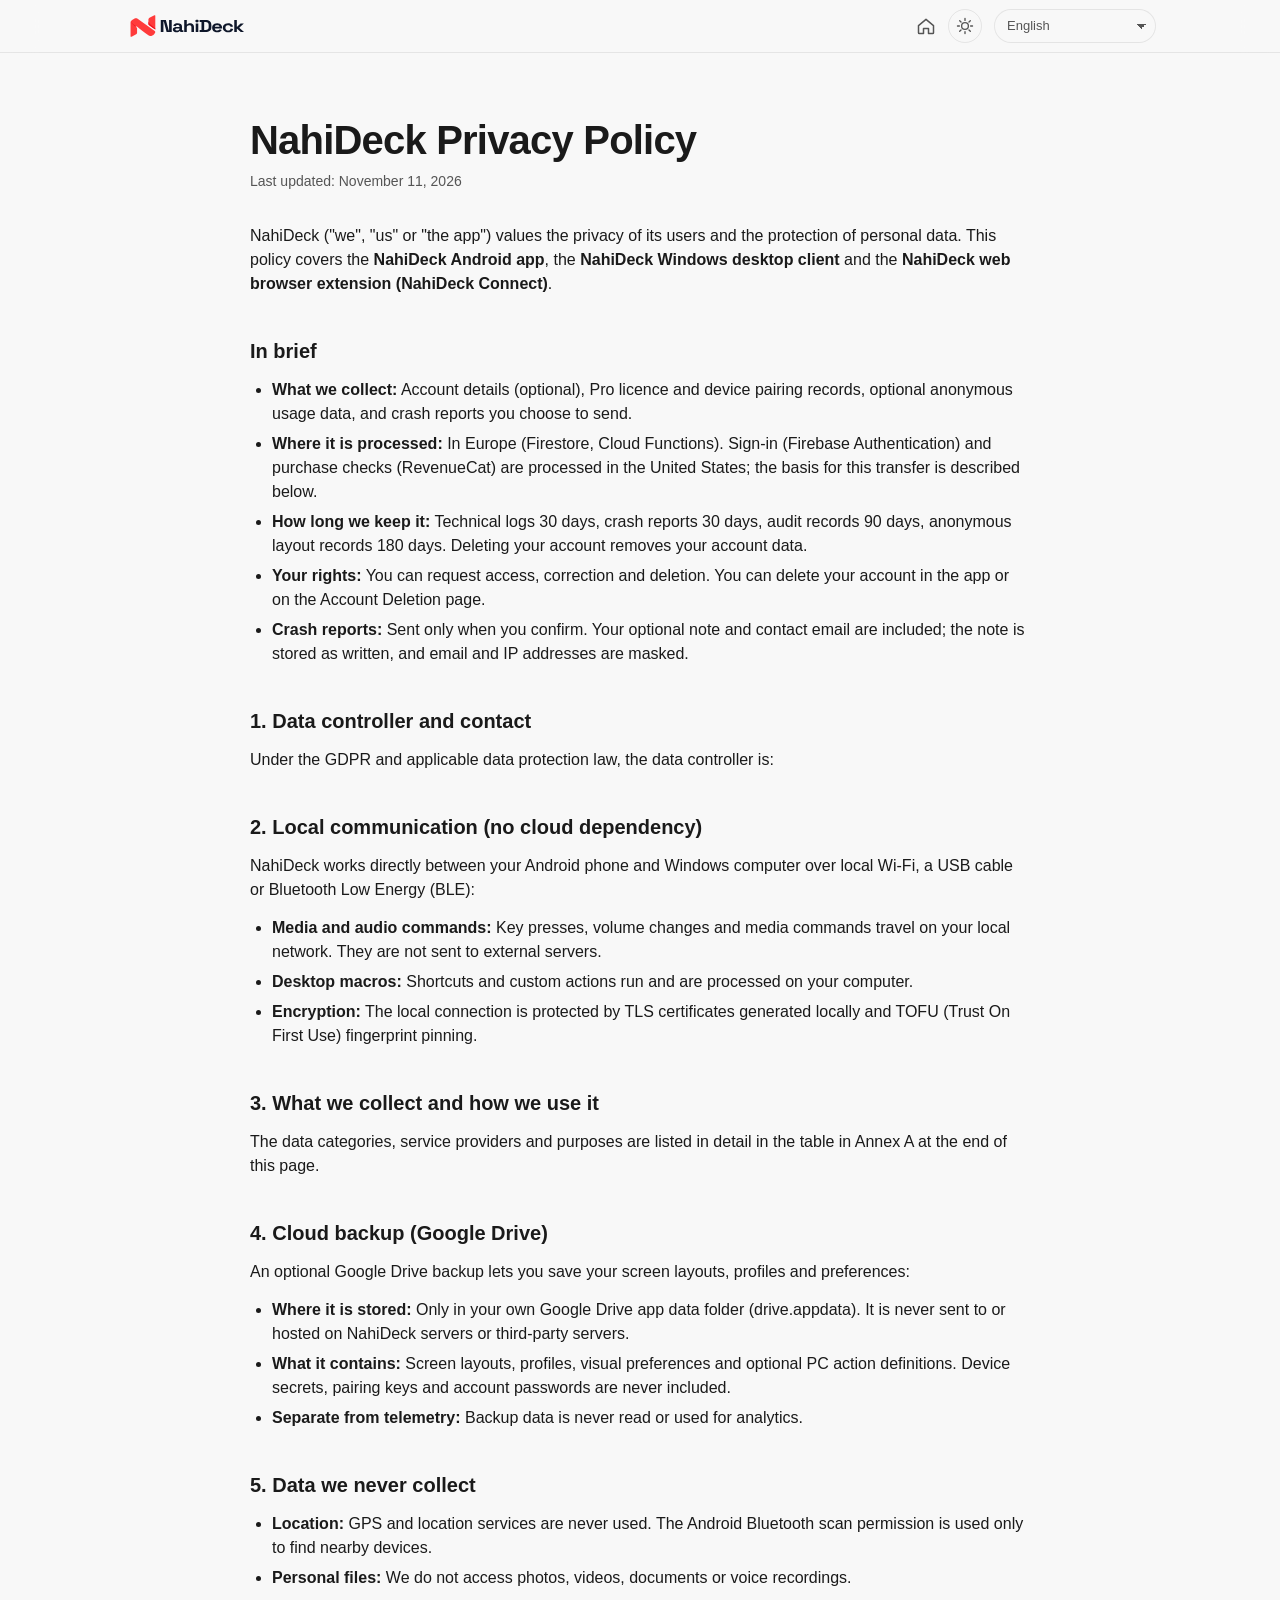
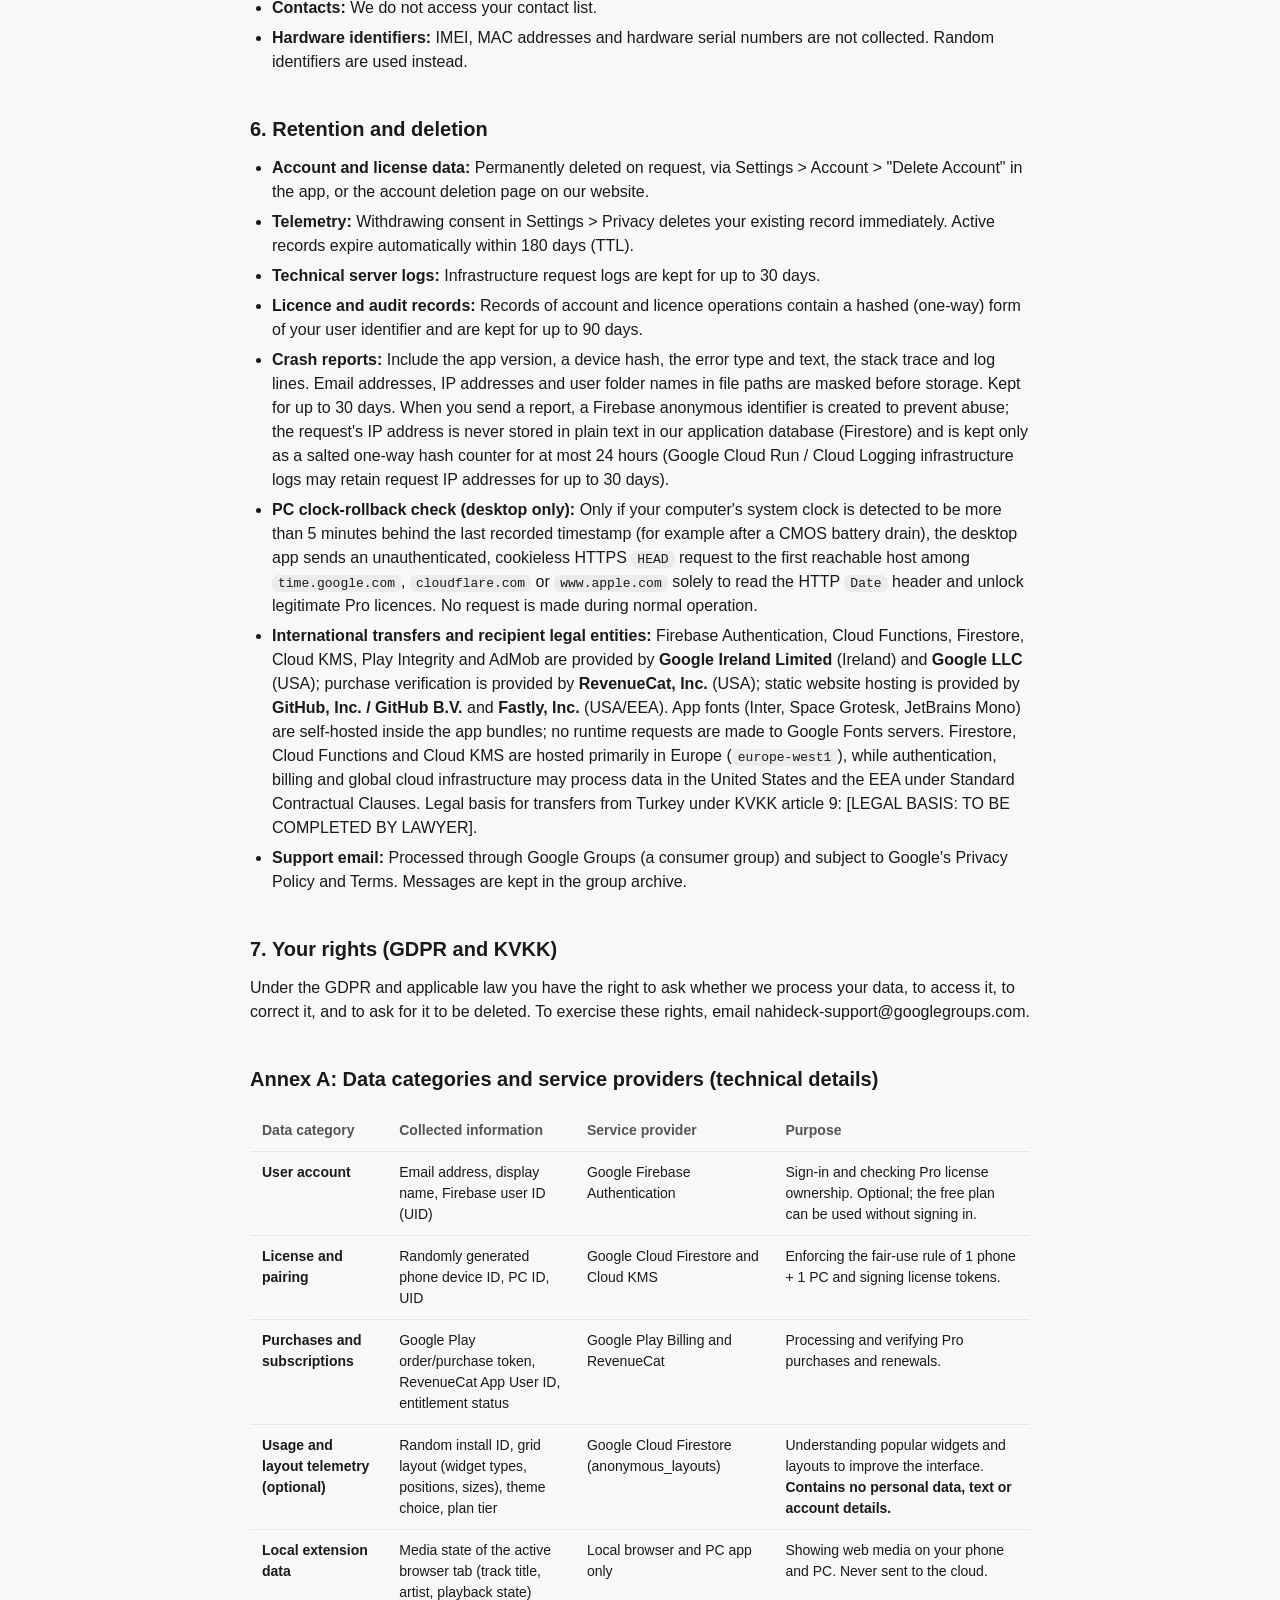
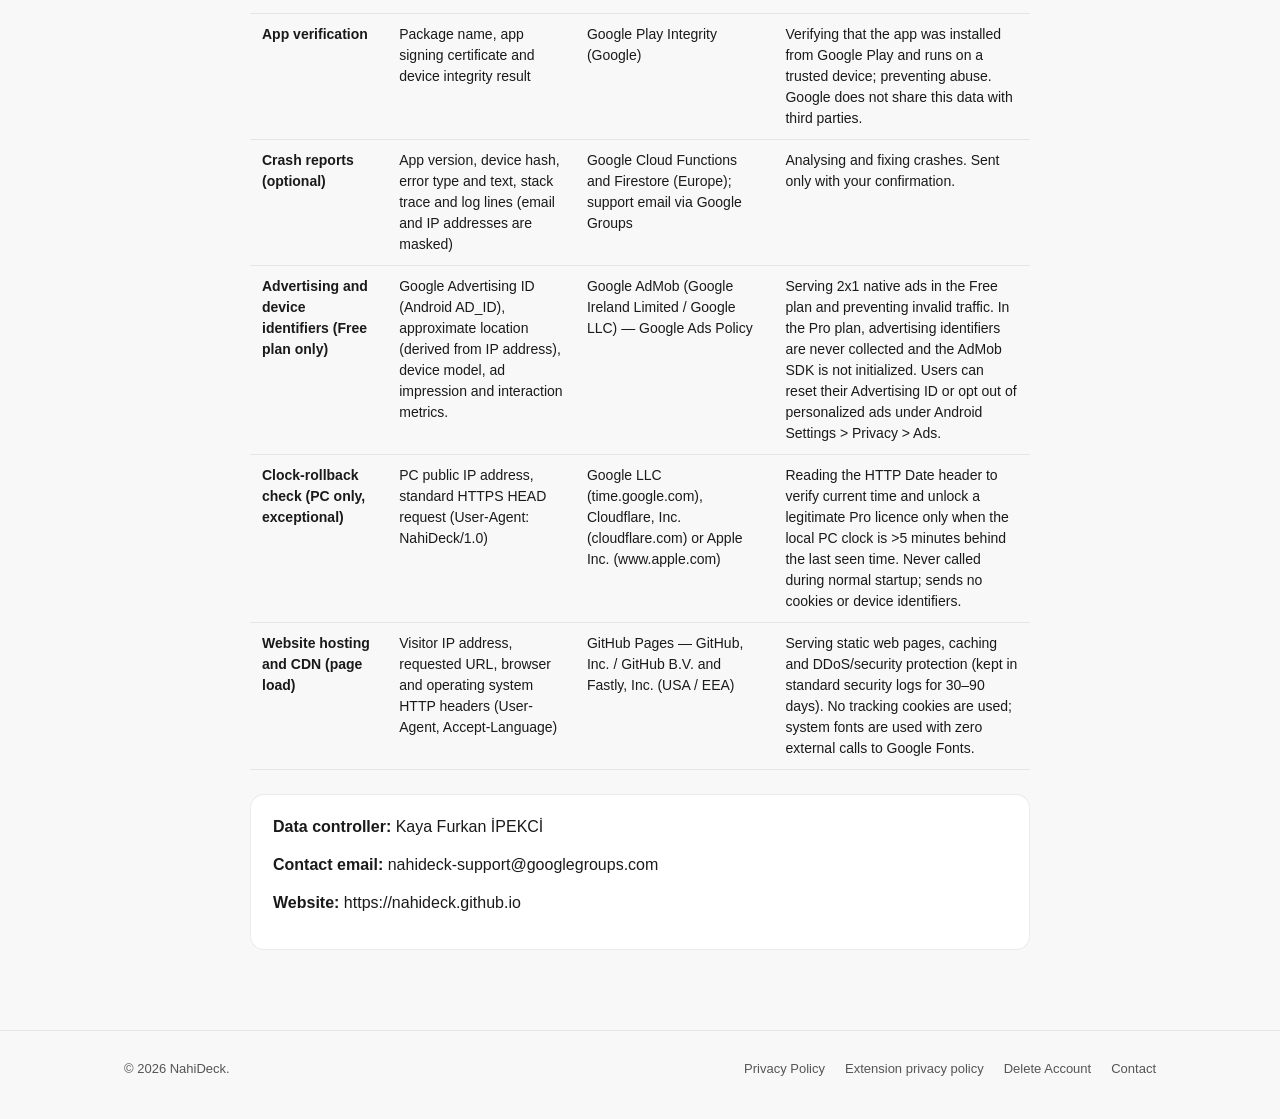
<file: privacy-en.html>
<!DOCTYPE html>
<html lang="en">
<head>
  <meta charset="UTF-8">
  <meta http-equiv="refresh" content="0; url=privacy.html">
  <title>NahiDeck — Privacy Policy</title>
  <script>
    try { localStorage.setItem("nahideck_site_lang", "en"); } catch (e) {}
    location.replace("privacy.html");
  </script>
</head>
<body>
  <a href="privacy.html">Privacy Policy</a>
</body>
</html>
</file>
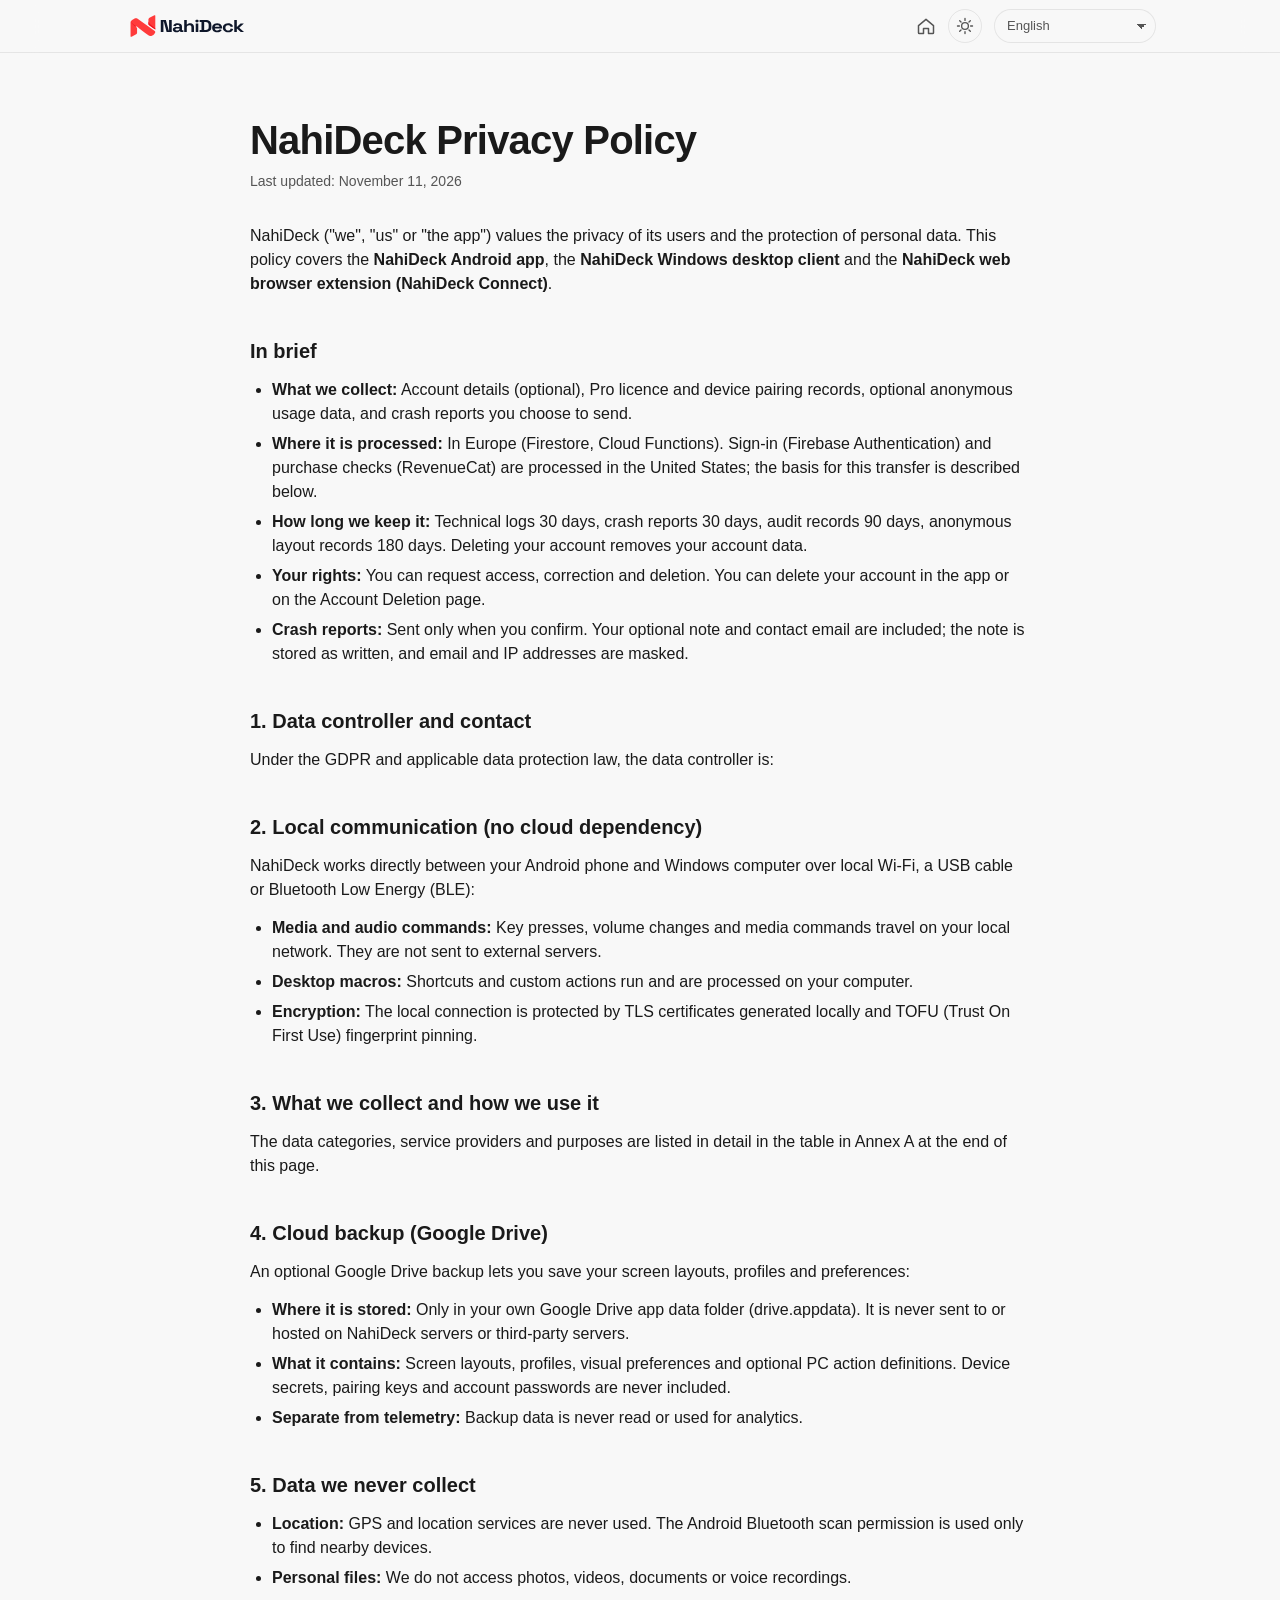
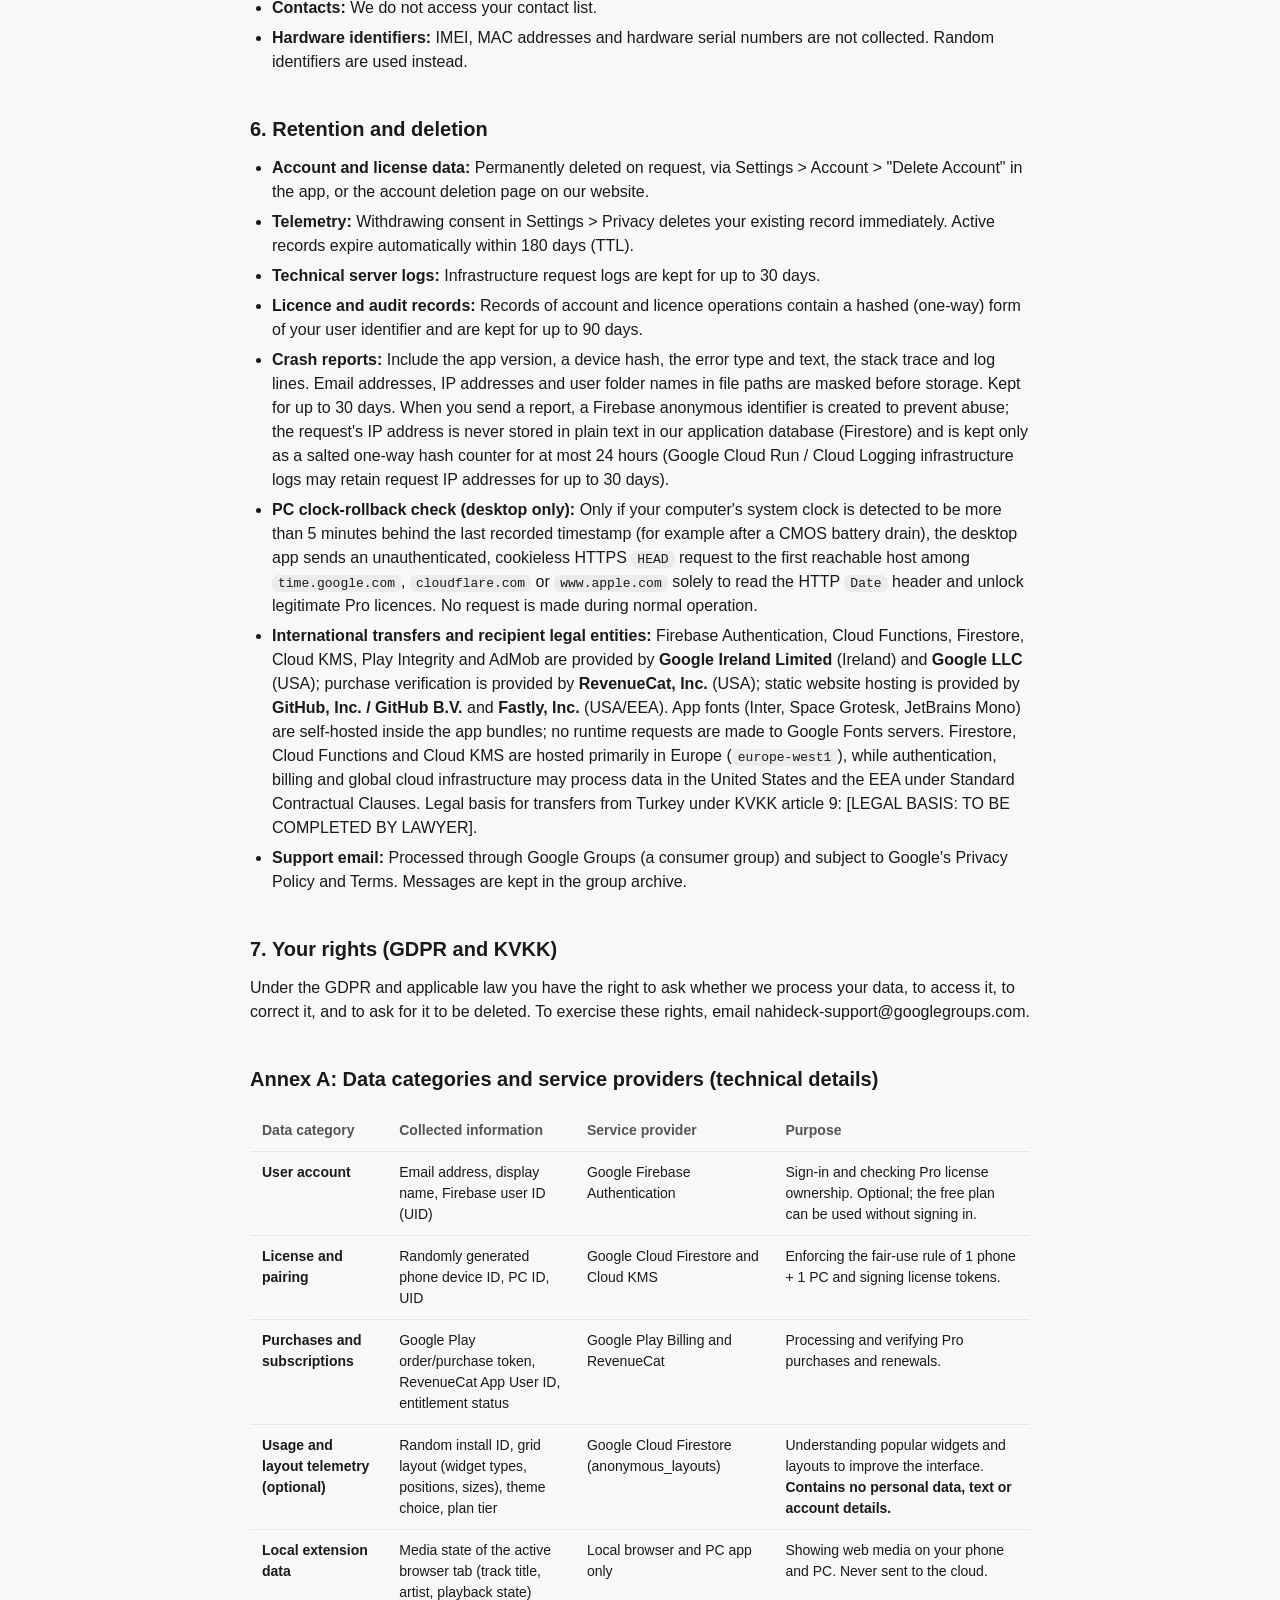
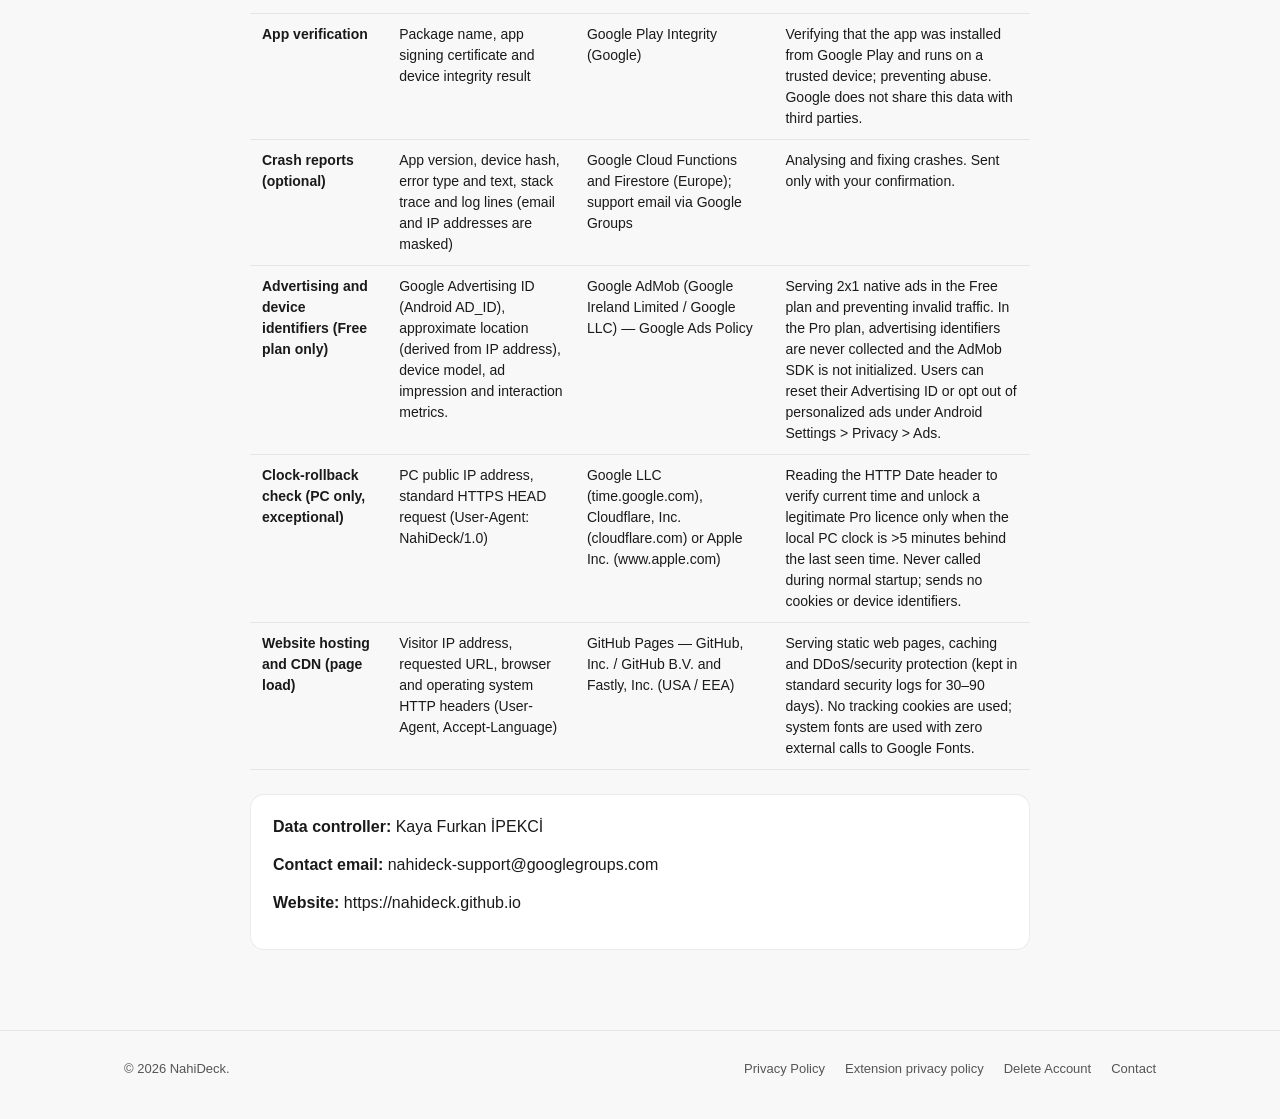
<file: privacy.html>
<!DOCTYPE html>
<html lang="en">
<head>
  <meta charset="UTF-8">
  <meta name="viewport" content="width=device-width, initial-scale=1.0">
  <title>NahiDeck — Privacy Policy</title>
  <meta name="description" content="NahiDeck privacy policy for the Android app, the Windows client and the browser extension.">
  <meta name="color-scheme" content="light dark">
  <link rel="icon" type="image/png" href="favicon.png">
  <link rel="stylesheet" href="style.css">
</head>
<body data-legal="privacy">
  <header class="topbar">
    <div class="wrap">
      <a class="brand" href="index.html">
        <span class="logo-swap logo-full">
          <img class="on-light" src="assets/logo-full-lightbg.svg" alt="NahiDeck">
          <img class="on-dark" src="assets/logo-full-darkbg.svg" alt="NahiDeck">
        </span>
      </a>
      <nav class="nav">
        <a class="home-link" href="index.html" aria-label="Home">
          <svg viewBox="0 0 24 24" width="20" height="20" aria-hidden="true"><path d="M3 11.5 12 4l9 7.5V20a1 1 0 0 1-1 1h-5v-6H9v6H4a1 1 0 0 1-1-1v-8.5z" fill="none" stroke="currentColor" stroke-width="1.8" stroke-linejoin="round"/></svg>
        </a>
        <button id="theme-toggle" class="theme-toggle" type="button" aria-label="Theme"></button>
        <select id="lang-select" class="lang" aria-label="Language"></select>
      </nav>
    </div>
  </header>

  <main class="wrap legal" id="legal"></main>

  <footer class="footer">
    <div class="wrap">
      <div>&copy; 2026 NahiDeck.</div>
      <nav>
        <a href="privacy.html" data-i18n="privacy">Privacy Policy</a>
        <a href="extension-privacy.html" data-i18n="privacy_ext">Extension Privacy Policy</a>
        <a href="delete-account.html" data-i18n="delete">Delete Account</a>
        <a href="mailto:nahideck-support@googlegroups.com" data-i18n="contact">Contact</a>
      </nav>
    </div>
  </footer>

  <script src="i18n.js"></script>
  <script src="legal.js"></script>
  <script src="site.js"></script>
</body>
</html>
</file>
<file: style.css>
/* NahiDeck tanıtım sitesi — sistem temasına göre açık/koyu (prefers-color-scheme).
 * Renkler: design-tokens.md ve themes.json varsayılanları (darkCarbon / lightPearl, vivid-red).
 */

:root {
  color-scheme: light;
  --bg: #F8F8F8;
  --surface: #FFFFFF;
  --text: #1A1A1A;
  --muted: #555555;
  --line: rgba(0, 0, 0, 0.08);
  --accent: #CC1F1F;
  --accent-text: #FFFFFF;
  --soon-bg: rgba(0, 0, 0, 0.05);
  --radius: 14px;
  --maxw: 1080px;
}

@media (prefers-color-scheme: dark) {
  :root:not([data-theme="light"]) {
    color-scheme: dark;
    --bg: #0F172A;
    --surface: #1E293B;
    --text: #F1F5F9;
    --muted: #94A3B8;
    --line: rgba(255, 255, 255, 0.10);
    --accent: #FF3B3B;
    --accent-text: #FFFFFF;
    --soon-bg: rgba(255, 255, 255, 0.06);
  }
}

:root[data-theme="light"] {
  color-scheme: light;
}

:root[data-theme="dark"] {
  color-scheme: dark;
  --bg: #0F172A;
  --surface: #1E293B;
  --text: #F1F5F9;
  --muted: #94A3B8;
  --line: rgba(255, 255, 255, 0.10);
  --accent: #FF3B3B;
  --accent-text: #FFFFFF;
  --soon-bg: rgba(255, 255, 255, 0.06);
}

* { box-sizing: border-box; margin: 0; padding: 0; }

html { -webkit-text-size-adjust: 100%; }

body {
  font-family: -apple-system, BlinkMacSystemFont, "SF Pro Text", "Segoe UI", Roboto,
    "Noto Sans", "Helvetica Neue", Arial, sans-serif;
  background: var(--bg);
  color: var(--text);
  line-height: 1.5;
  -webkit-font-smoothing: antialiased;
}

a { color: inherit; text-decoration: none; }
a:hover { text-decoration: underline; }

.wrap {
  max-width: var(--maxw);
  margin: 0 auto;
  padding: 0 24px;
}

/* Üst bar */
.topbar {
  position: sticky;
  top: 0;
  z-index: 10;
  background: color-mix(in srgb, var(--bg) 85%, transparent);
  backdrop-filter: saturate(180%) blur(16px);
  -webkit-backdrop-filter: saturate(180%) blur(16px);
  border-bottom: 1px solid var(--line);
}
.topbar .wrap {
  display: flex;
  align-items: center;
  justify-content: space-between;
  height: 52px;
  gap: 16px;
}
.brand { display: inline-flex; align-items: center; gap: 10px; font-weight: 600; font-size: 17px; }

/* Logo: .on-light koyu renkli logo (açık tema), .on-dark açık renkli logo (koyu tema) */
.logo-swap { display: block; position: relative; }
.logo-swap img { display: block; width: 100%; height: 100%; }
.logo-swap .on-dark { display: none; }
@media (prefers-color-scheme: dark) {
  :root:not([data-theme="light"]) .logo-swap .on-light { display: none; }
  :root:not([data-theme="light"]) .logo-swap .on-dark { display: block; }
}
:root[data-theme="dark"] .logo-swap .on-light { display: none; }
:root[data-theme="dark"] .logo-swap .on-dark { display: block; }
.brand .logo-swap { width: 24px; height: 24px; }
.brand .logo-full { width: auto; height: 28px; }
.brand .logo-full img { width: auto; height: 100%; }

.nav { display: flex; align-items: center; gap: 12px; font-size: 14px; color: var(--muted); }

button.theme-toggle {
  appearance: none;
  -webkit-appearance: none;
  background: transparent;
  color: var(--muted);
  border: 1px solid var(--line);
  border-radius: 999px;
  width: 34px;
  height: 34px;
  display: inline-flex;
  align-items: center;
  justify-content: center;
  cursor: pointer;
  padding: 0;
}
button.theme-toggle:hover { color: var(--text); }

a.home-link {
  display: inline-flex;
  align-items: center;
  justify-content: center;
  color: var(--muted);
  text-decoration: none;
}
a.home-link:hover { color: var(--text); text-decoration: none; }
.nav a:hover { color: var(--text); text-decoration: none; }

select.lang option {
  background: var(--surface);
  color: var(--text);
}

select.lang {
  -webkit-appearance: none;
  background: transparent;
  color: var(--muted);
  border: 1px solid var(--line);
  border-radius: 999px;
  padding: 6px 28px 6px 12px;
  font: inherit;
  font-size: 13px;
  cursor: pointer;
  background-image: linear-gradient(45deg, transparent 50%, currentColor 50%),
    linear-gradient(135deg, currentColor 50%, transparent 50%);
  background-position: calc(100% - 14px) 52%, calc(100% - 9px) 52%;
  background-size: 5px 5px, 5px 5px;
  background-repeat: no-repeat;
}

/* Hero */
.hero {
  text-align: center;
  padding: 96px 0 72px;
}
.hero-logo {
  width: 96px;
  height: 96px;
  margin: 0 auto 32px;
}
.hero-logo img {
  width: 100%;
  height: 100%;
  object-fit: contain;
}
.hero h1 {
  font-size: clamp(40px, 6.2vw, 68px);
  font-weight: 650;
  letter-spacing: -0.025em;
  line-height: 1.06;
  max-width: 820px;
  margin: 0 auto;
}
.hero p {
  margin: 24px auto 0;
  font-size: clamp(18px, 2vw, 21px);
  color: #0F172A;
  max-width: 620px;
}
.hero h1 { color: #0F172A; }
@media (prefers-color-scheme: dark) {
  :root:not([data-theme="light"]) .hero h1,
  :root:not([data-theme="light"]) .hero p { color: #F8F8F8; }
}
:root[data-theme="dark"] .hero h1,
:root[data-theme="dark"] .hero p { color: #F8F8F8; }
:root[data-theme="light"] .hero h1,
:root[data-theme="light"] .hero p { color: #0F172A; }

/* Butonlar: aynı boyut, aynı biçim, iki satırlı ferah hiyerarşi */
.actions {
  display: grid;
  grid-template-columns: repeat(3, minmax(0, 280px));
  justify-content: center;
  gap: 16px;
  margin-top: 40px;
}
@media (max-width: 900px) {
  .actions { grid-template-columns: 1fr; gap: 12px; justify-items: center; }
  .actions .btn { width: 100%; max-width: 320px; }
}
/* Microsoft Store: bağlantı gelene kadar pasif ve "Yakında" etiketli */
.btn.btn-disabled {
  background: var(--soon-bg);
  color: var(--muted);
  cursor: default;
}
.btn.btn-disabled:hover { opacity: 1; }
.btn-tag { font-size: 11px; font-weight: 600; letter-spacing: 0.04em; }
.btn {
  display: flex;
  flex-direction: column;
  align-items: center;
  justify-content: center;
  gap: 3px;
  min-height: 64px;
  height: auto;
  padding: 10px 18px;
  border-radius: 16px;
  text-align: center;
  background: var(--accent);
  color: var(--accent-text);
  transition: opacity 0.15s;
}
.btn:hover { opacity: 0.88; text-decoration: none; }
.btn-main {
  font-size: 15px;
  font-weight: 600;
  line-height: 1.25;
}
.btn-sub {
  font-size: 12px;
  font-weight: 500;
  opacity: 0.82;
  letter-spacing: 0.02em;
  line-height: 1.2;
}

.soon {
  margin-top: 48px;
  text-align: center;
  font-size: 13px;
  color: var(--muted);
  letter-spacing: 0.02em;
}
.soon-list {
  display: flex;
  justify-content: center;
  flex-wrap: wrap;
  gap: 10px;
  margin-top: 14px;
}
.soon-list span {
  padding: 6px 14px;
  border-radius: 999px;
  background: var(--soon-bg);
  color: var(--muted);
  font-size: 14px;
}

/* Özellikler */
.features {
  display: flex;
  flex-wrap: wrap;
  gap: 16px;
  padding: 0 0 96px;
}
.feature {
  flex: 1 1 0;
  min-width: 160px;
  background: var(--surface);
  border: 1px solid var(--line);
  border-radius: var(--radius);
  padding: 28px 24px;
}
.feature h3 { font-size: 17px; font-weight: 600; margin-bottom: 8px; }
.feature p { font-size: 15px; color: var(--muted); }

/* Vitrin (Lusion tarzi minimal gorsel alani) */
.showcase {
  padding: 0 0 96px;
  overflow: hidden; /* satirlar animasyonla sagdan gelir; disari tasan kismi kirp */
}
.hero-shot {
  width: 100%;
  max-width: 720px;
  margin: 0 auto 32px;
  display: flex;
  align-items: center;
  justify-content: center;
}
.hero-shot img {
  width: 100%;
  height: auto;
  display: block;
}
.hero-shot img {
  width: 60%;
  height: 60%;
  object-fit: contain;
}

.showcase {
  padding: 0 0 96px;
}
.showcase-row {
  display: flex;
  align-items: center;
  gap: 48px;
  margin-bottom: 96px;
  opacity: 0;
  transform: translateX(80px);
  transition: opacity .7s ease, transform .7s ease;
}
.showcase-row.is-visible {
  opacity: 1;
  transform: translateX(0);
}
.showcase-row--reverse {
  flex-direction: row;
}
.showcase-media {
  flex: 1 1 0;
  min-width: 0;
  position: relative;
  margin-left: 24px;
  border-radius: 20px;
  border: 1px solid var(--line);
  box-shadow: 0 12px 40px rgba(0, 0, 0, 0.12);
  background: var(--surface);
  padding: 8px;
  height: auto;
  aspect-ratio: auto;
  overflow: hidden;
}
.showcase-media img {
  position: static;
  width: 100%;
  height: auto;
  display: block;
  border-radius: 12px;
}
.showcase-text {
  flex: 1 1 0;
  min-width: 0;
}
.showcase-text h3 {
  font-size: clamp(24px, 3vw, 34px);
  font-weight: 650;
  letter-spacing: -0.02em;
  line-height: 1.15;
  margin-bottom: 12px;
}
.showcase-text p {
  font-size: 17px;
  color: var(--muted);
  max-width: 420px;
}

/* Alt bilgi */
.footer {
  border-top: 1px solid var(--line);
  padding: 28px 0 40px;
  font-size: 13px;
  color: var(--muted);
}
.footer .wrap {
  display: flex;
  justify-content: space-between;
  flex-wrap: wrap;
  gap: 12px 24px;
}
.footer nav { display: flex; gap: 20px; flex-wrap: wrap; }

/* Yasal sayfalar */
.legal {
  padding: 64px 0 56px;
  max-width: 780px;
}
.legal h1 {
  font-size: clamp(30px, 4vw, 40px);
  font-weight: 650;
  letter-spacing: -0.02em;
  line-height: 1.15;
  margin-bottom: 8px;
}
.legal .meta { color: var(--muted); font-size: 14px; margin-bottom: 32px; }
.legal h2 { font-size: 20px; font-weight: 600; margin: 40px 0 12px; }
.legal h3 { font-size: 17px; font-weight: 600; margin: 0 0 10px; }
.legal p, .legal ul, .legal ol { margin-bottom: 14px; }
.legal ul, .legal ol { padding-left: 22px; }
.legal li { margin-bottom: 6px; }
.legal table { width: 100%; border-collapse: collapse; margin: 16px 0 24px; font-size: 14px; }
.legal th, .legal td { text-align: left; padding: 10px 12px; border-bottom: 1px solid var(--line); vertical-align: top; }
.legal th { color: var(--muted); font-weight: 600; }
.legal code { font-size: 13px; background: var(--soon-bg); padding: 1px 6px; border-radius: 6px; }
.card {
  background: var(--surface);
  border: 1px solid var(--line);
  border-radius: var(--radius);
  padding: 20px 22px;
  margin: 16px 0 24px;
}
.card-danger { border-color: var(--accent); }

/* Tarayıcı eklentisi sayfası: Chromium solda, Firefox sağda */
.ext-split {
  display: grid;
  grid-template-columns: repeat(2, minmax(0, 1fr));
  gap: 16px;
  max-width: 760px;
  margin: 0 auto 40px;
}
.ext-card {
  background: var(--surface);
  border: 1px solid var(--line);
  border-radius: var(--radius);
  padding: 28px 24px;
  display: flex;
  flex-direction: column;
  gap: 12px;
}
.ext-card h3 { font-size: 17px; font-weight: 600; }
.ext-card p { font-size: 15px; color: var(--muted); }
.ext-card .btn {
  align-self: stretch;
  height: auto;
  margin-top: auto;
  padding: 14px 20px;
  text-align: center;
  line-height: 1.3;
}
.ext-card.is-soon { opacity: 0.6; }
.ext-card .btn-disabled {
  background: var(--soon-bg);
  color: var(--muted);
  cursor: default;
}
.ext-card .btn-disabled:hover { opacity: 1; }
.ext-head { display: flex; align-items: center; gap: 12px; }
.ext-icon { width: 40px; height: 40px; flex-shrink: 0; }
.ext-notes { max-width: 760px; margin: 0 auto 48px; }
.ext-notes .card { margin: 0; }
.ext-notes h3 { font-size: 17px; font-weight: 600; margin: 0 0 12px; }
.ext-notes ul { margin: 0; padding-left: 22px; }
.ext-notes li { margin-bottom: 12px; line-height: 1.6; }
.ext-notes li:last-child { margin-bottom: 0; }
@media (max-width: 640px) {
  .ext-split { grid-template-columns: 1fr; }
}

/* ============================================================
   RTL — Arapça (ar) ve Farsça (fa) için sağdan sola metin yönü.
   site.js, <html dir="rtl"> yerine <html data-rtl="true"> set eder;
   böylece tarayıcının flex layout'ları otomatik mirror etmesi engellenir.
   Düzen (header, butonlar, vitrin sırası, alt bilgi) aynı kalır;
   yalnızca metin içerikleri (başlıklar, açıklamalar, listeler)
   sağdan sola doğal akışına kavuşur.
   ============================================================ */

/* Hero metinleri: ortalı kalır ama bidi yönü rtl olur */
[data-rtl="true"] .hero h1,
[data-rtl="true"] .hero p,
[data-rtl="true"] .soon {
  direction: rtl;
  unicode-bidi: isolate;
}

/* Özellik kartları: metin sağdan sola akar ve sağa hizalanır */
[data-rtl="true"] .feature {
  direction: rtl;
  text-align: right;
}

/* Vitrin yazı bloğu: metin sağdan sola akar ve sağ kenardan soldaki görsel gibi 24px boşluk bırakır */
[data-rtl="true"] .showcase-text {
  direction: rtl;
  text-align: right;
  margin-right: 24px;
}

/* Yasal sayfalar: metin gövdesi sağdan sola */
[data-rtl="true"] .legal {
  direction: rtl;
  text-align: right;
}
[data-rtl="true"] .legal ul,
[data-rtl="true"] .legal ol {
  padding-left: 0;
  padding-right: 22px;
}
[data-rtl="true"] .legal th,
[data-rtl="true"] .legal td {
  text-align: right;
}

/* Eklenti sayfası metinleri */
[data-rtl="true"] .ext-card p {
  direction: rtl;
  text-align: right;
}
[data-rtl="true"] .ext-notes {
  direction: rtl;
  text-align: right;
}
[data-rtl="true"] .ext-notes ul {
  padding-left: 0;
  padding-right: 22px;
}

/* Telefon */
@media (max-width: 880px) {
  .feature { flex: 1 1 calc(50% - 8px); }
}
@media (max-width: 600px) {
  .wrap { padding: 0 18px; }
  .hero { padding: 64px 0 56px; }
  .hero-logo { width: 76px; height: 76px; margin-bottom: 24px; }
  .hero h1, .hero p { padding: 0 8px; }
  .actions { grid-template-columns: 1fr; gap: 12px; justify-items: center; }
  .btn { width: 100%; max-width: 320px; }
  .feature { flex: 1 1 100%; }
  .features { padding-bottom: 64px; }
  .showcase-row { flex-direction: column; gap: 20px; align-items: stretch; }
  .showcase-row--reverse { flex-direction: column; }
  .showcase-row--reverse .showcase-text { padding-left: 0; }
  .showcase-media { flex: none; width: 100%; height: auto; aspect-ratio: 16 / 9; -webkit-mask-image: none; mask-image: none; }
  .showcase-media { margin: 0 auto; }
  .showcase-text { text-align: center; }
  .showcase-text p { margin-left: auto; margin-right: auto; }
  [data-rtl="true"] .showcase-text { margin-right: 0; text-align: center; }
  .feature { text-align: center; }
  .nav { gap: 12px; font-size: 13px; }
  .nav .hide-sm { display: none; }
}
</file>
